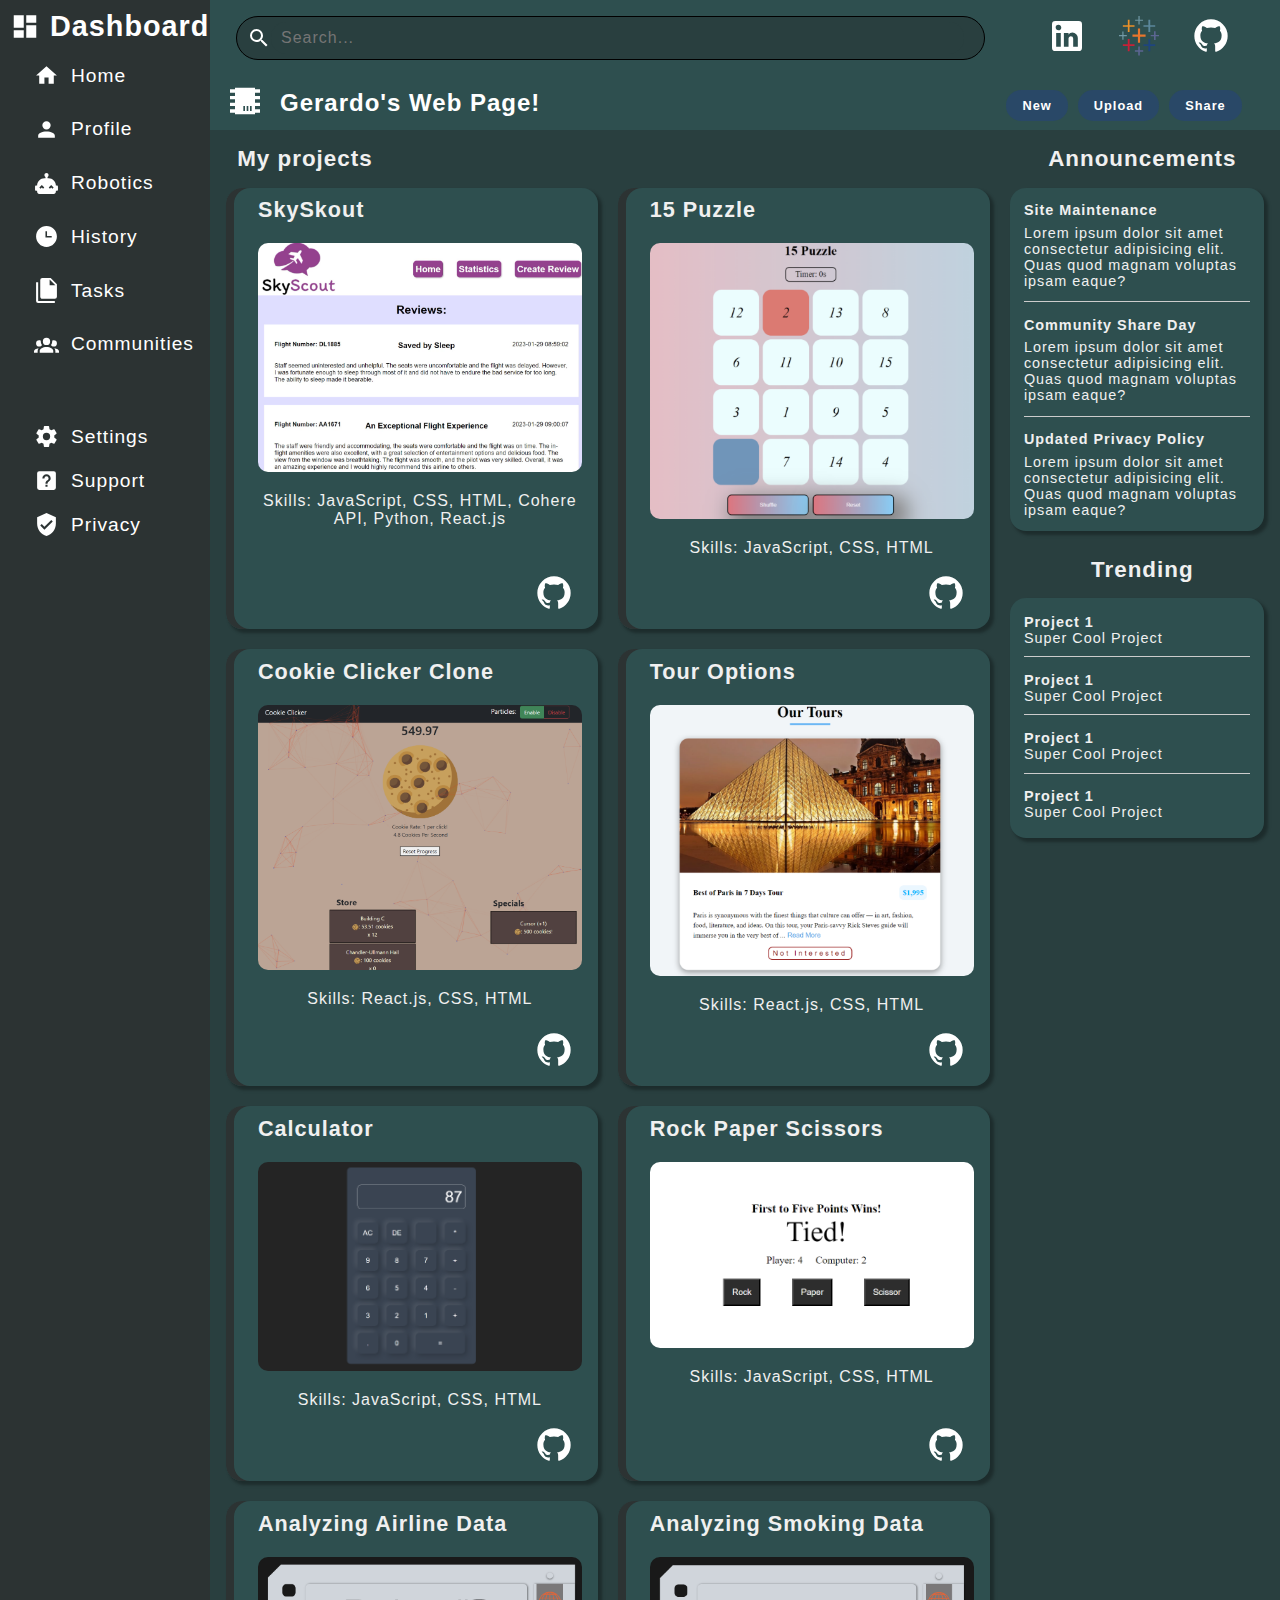
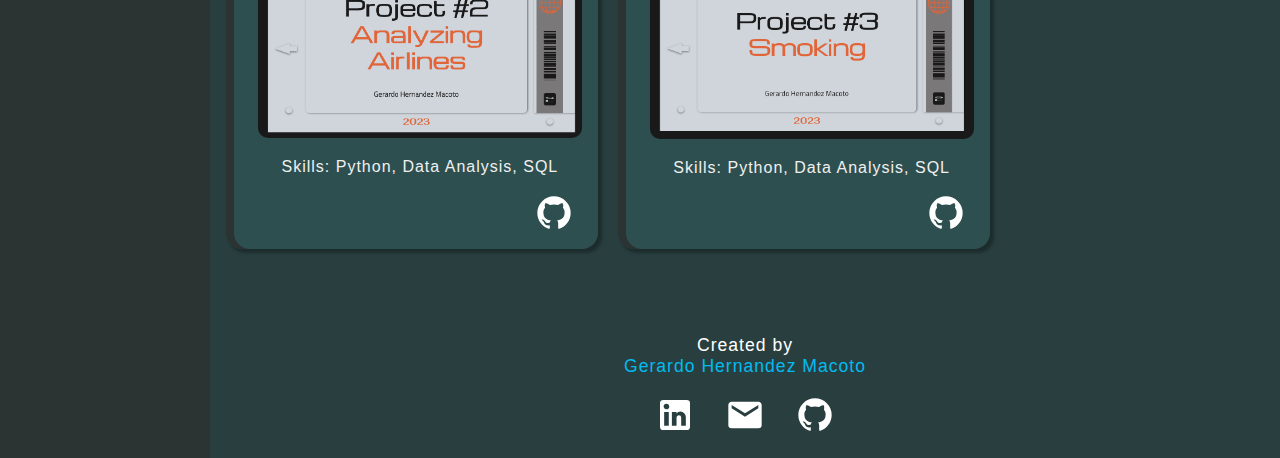
<file: index.html>
<!DOCTYPE html>
<html lang="en">

<head>
    <meta charset="UTF-8" />
    <meta name="viewport" content="width=device-width, initial-scale=1.0" />
    <title>GHM Web Page</title>
    <link rel="stylesheet" href="style.css" />
</head>

<body>
    <div class="container">
        <!-- grid-item -->
        <aside class="navbar">
            <div class="title" id="logo-container">
                <!-- bx-burst -->
                <!-- <i class='bx bx-menu'></i> -->
                <!-- <img id="dashboard-logo" class="svg-image" src="./images/view-dashboard.svg" alt="" /> -->
                <svg xmlns="http://www.w3.org/2000/svg" class="svg-image" viewBox="0 0 24 24">
                    <path d="M13,3V9H21V3M13,21H21V11H13M3,21H11V15H3M3,13H11V3H3V13Z" />
                </svg>

                <h2>Dashboard</h2>
            </div>
            <div class="main-links">
                <ul class="box1">
                    <li class="content-links">
                        <a href="../../GHM_Dev/index.html">
                            <!-- <a href="./index.html"> -->
                            <svg xmlns="http://www.w3.org/2000/svg" class="svg-image" viewBox="0 0 24 24"
                                class="svg-img">
                                <path d="M10,20V14H14V20H19V12H22L12,3L2,12H5V20H10Z" />
                            </svg>
                            <span class="text">Home</span>
                        </a>
                    </li>
                    <li class="content-links">
                        <a href="../../GHM_Dev/pages/about.html">
                            <!-- <a href="./pages/about.html"> -->
                            <svg xmlns="http://www.w3.org/2000/svg" class="svg-image" viewBox="0 0 24 24">
                                <path
                                    d="M12,4A4,4 0 0,1 16,8A4,4 0 0,1 12,12A4,4 0 0,1 8,8A4,4 0 0,1 12,4M12,14C16.42,14 20,15.79 20,18V20H4V18C4,15.79 7.58,14 12,14Z" />
                            </svg>
                            <span class="text">Profile</span>
                        </a>
                    </li>
                    <li class="content-links">
                        <a href="../../GHM_Dev/pages/robotics.html">
                            <!-- <a href="./pages/robotics.html"> -->
                            <svg xmlns="http://www.w3.org/2000/svg" class="svg-image" viewBox="0 0 24 24">
                                <path
                                    d="M22 14H21C21 10.13 17.87 7 14 7H13V5.73C13.6 5.39 14 4.74 14 4C14 2.9 13.11 2 12 2S10 2.9 10 4C10 4.74 10.4 5.39 11 5.73V7H10C6.13 7 3 10.13 3 14H2C1.45 14 1 14.45 1 15V18C1 18.55 1.45 19 2 19H3V20C3 21.11 3.9 22 5 22H19C20.11 22 21 21.11 21 20V19H22C22.55 19 23 18.55 23 18V15C23 14.45 22.55 14 22 14M8.68 17.04L7.5 15.86L6.32 17.04L5.14 15.86L7.5 13.5L9.86 15.86L8.68 17.04M17.68 17.04L16.5 15.86L15.32 17.04L14.14 15.86L16.5 13.5L18.86 15.86L17.68 17.04Z" />
                            </svg>
                            <span class="text">Robotics</span>
                        </a>
                    </li>
                    <li class="content-links">
                        <a href="../../GHM_Dev/pages/history.html">
                            <!-- <a href="./pages/history.html"> -->
                            <svg xmlns="http://www.w3.org/2000/svg" class="svg-image" viewBox="0 0 24 24">
                                <path
                                    d="M12 2C6.5 2 2 6.5 2 12C2 17.5 6.5 22 12 22C17.5 22 22 17.5 22 12S17.5 2 12 2M17 13H11V7H12.5V11.5H17V13Z" />
                            </svg>
                            <span class="text">History</span>
                        </a>
                    </li>
                    <li class="content-links">
                        <a href="../../GHM_Dev/pages/UnderConstruction.html">
                            <svg xmlns="http://www.w3.org/2000/svg" class="svg-image" viewBox="0 0 24 24">
                                <path
                                    d="M15,7H20.5L15,1.5V7M8,0H16L22,6V18A2,2 0 0,1 20,20H8C6.89,20 6,19.1 6,18V2A2,2 0 0,1 8,0M4,4V22H20V24H4A2,2 0 0,1 2,22V4H4Z" />
                            </svg>
                            <span class="text">Tasks</span>
                        </a>
                    </li>
                    <li class="content-links">
                        <a href="../../GHM_Dev/pages/UnderConstruction.html">
                            <svg xmlns="http://www.w3.org/2000/svg" class="svg-image" viewBox="0 0 24 24 ">
                                <path
                                    d="M12,5.5A3.5,3.5 0 0,1 15.5,9A3.5,3.5 0 0,1 12,12.5A3.5,3.5 0 0,1 8.5,9A3.5,3.5 0 0,1 12,5.5M5,8C5.56,8 6.08,8.15 6.53,8.42C6.38,9.85 6.8,11.27 7.66,12.38C7.16,13.34 6.16,14 5,14A3,3 0 0,1 2,11A3,3 0 0,1 5,8M19,8A3,3 0 0,1 22,11A3,3 0 0,1 19,14C17.84,14 16.84,13.34 16.34,12.38C17.2,11.27 17.62,9.85 17.47,8.42C17.92,8.15 18.44,8 19,8M5.5,18.25C5.5,16.18 8.41,14.5 12,14.5C15.59,14.5 18.5,16.18 18.5,18.25V20H5.5V18.25M0,20V18.5C0,17.11 1.89,15.94 4.45,15.6C3.86,16.28 3.5,17.22 3.5,18.25V20H0M24,20H20.5V18.25C20.5,17.22 20.14,16.28 19.55,15.6C22.11,15.94 24,17.11 24,18.5V20Z" />
                            </svg>
                            <span class="text">Communities</span>
                        </a>
                    </li>
                </ul>
            </div>
            <div class="support-links">
                <ul>
                    <li class="support">
                        <a href="../../GHM_Dev/pages/UnderConstruction.html">
                            <svg xmlns="http://www.w3.org/2000/svg" class="svg-image" viewBox="0 0 24 24">
                                <path
                                    d="M12,15.5A3.5,3.5 0 0,1 8.5,12A3.5,3.5 0 0,1 12,8.5A3.5,3.5 0 0,1 15.5,12A3.5,3.5 0 0,1 12,15.5M19.43,12.97C19.47,12.65 19.5,12.33 19.5,12C19.5,11.67 19.47,11.34 19.43,11L21.54,9.37C21.73,9.22 21.78,8.95 21.66,8.73L19.66,5.27C19.54,5.05 19.27,4.96 19.05,5.05L16.56,6.05C16.04,5.66 15.5,5.32 14.87,5.07L14.5,2.42C14.46,2.18 14.25,2 14,2H10C9.75,2 9.54,2.18 9.5,2.42L9.13,5.07C8.5,5.32 7.96,5.66 7.44,6.05L4.95,5.05C4.73,4.96 4.46,5.05 4.34,5.27L2.34,8.73C2.21,8.95 2.27,9.22 2.46,9.37L4.57,11C4.53,11.34 4.5,11.67 4.5,12C4.5,12.33 4.53,12.65 4.57,12.97L2.46,14.63C2.27,14.78 2.21,15.05 2.34,15.27L4.34,18.73C4.46,18.95 4.73,19.03 4.95,18.95L7.44,17.94C7.96,18.34 8.5,18.68 9.13,18.93L9.5,21.58C9.54,21.82 9.75,22 10,22H14C14.25,22 14.46,21.82 14.5,21.58L14.87,18.93C15.5,18.67 16.04,18.34 16.56,17.94L19.05,18.95C19.27,19.03 19.54,18.95 19.66,18.73L21.66,15.27C21.78,15.05 21.73,14.78 21.54,14.63L19.43,12.97Z" />
                            </svg>
                            <span class="text">Settings</span>
                        </a>
                    </li>
                    <li class="support">
                        <a href="../../GHM_Dev/pages/UnderConstruction.html">
                            <svg xmlns="http://www.w3.org/2000/svg" class="svg-image" viewBox="0 0 24 24">
                                <path
                                    d="M11,18H13V16H11V18M12,6A4,4 0 0,0 8,10H10A2,2 0 0,1 12,8A2,2 0 0,1 14,10C14,12 11,11.75 11,15H13C13,12.75 16,12.5 16,10A4,4 0 0,0 12,6M5,3H19A2,2 0 0,1 21,5V19A2,2 0 0,1 19,21H5A2,2 0 0,1 3,19V5A2,2 0 0,1 5,3Z" />
                            </svg>
                            <span class="text"> Support </span>
                        </a>
                    </li>
                    <li class="support">
                        <a href="../../GHM_Dev/pages/UnderConstruction.html">
                            <svg xmlns="http://www.w3.org/2000/svg" class="svg-image" viewBox="0 0 24 24">
                                <path
                                    d="M10,17L6,13L7.41,11.59L10,14.17L16.59,7.58L18,9M12,1L3,5V11C3,16.55 6.84,21.74 12,23C17.16,21.74 21,16.55 21,11V5L12,1Z" />
                            </svg>
                            <span class="text">Privacy</span>
                        </a>
                    </li>
                </ul>
            </div>
        </aside>

        <!-- grid-item -->
        <header class="header-container ">
            <div class="bar-container">
                <!-- search bar -->
                <form class="search-form">
                    <label for="search" class="icon-search">

                        <svg xmlns="http://www.w3.org/2000/svg" class="svg-image" viewBox="0 0 24 24">
                            <path
                                d="M9.5,3A6.5,6.5 0 0,1 16,9.5C16,11.11 15.41,12.59 14.44,13.73L14.71,14H15.5L20.5,19L19,20.5L14,15.5V14.71L13.73,14.44C12.59,15.41 11.11,16 9.5,16A6.5,6.5 0 0,1 3,9.5A6.5,6.5 0 0,1 9.5,3M9.5,5C7,5 5,7 5,9.5C5,12 7,14 9.5,14C12,14 14,12 14,9.5C14,7 12,5 9.5,5Z" />
                        </svg>
                    </label>
                    <input list="categories" type="search" name="search" id="search" class="search-bar"
                        placeholder="Search..." />
                    <datalist id="categories">
                        <option value="Home">Home</option>
                        <option value="Profile">Profile</option>
                        <option value="Messages">Messages</option>
                        <option value="History">History</option>
                        <option value="Tasks">Tasks</option>
                        <option value="Communities">Communities</option>
                        <option value="Settings">Settings</option>
                        <option value="Support">Support</option>
                        <option value="Privacy">Privacy</option>
                    </datalist>
                </form>
            </div>

            <div class="right-side-header">
                <!-- bell icon -->
                <div>

                    <a href="https://www.linkedin.com/in/gerardo-hernandez-macoto-129364176/" target="_blank"
                        rel="noopener noreferrer">
                        <svg class="svg-image icon-bell" xmlns="http://www.w3.org/2000/svg" viewBox="0 0 24 24">
                            <path
                                d="M19 3A2 2 0 0 1 21 5V19A2 2 0 0 1 19 21H5A2 2 0 0 1 3 19V5A2 2 0 0 1 5 3H19M18.5 18.5V13.2A3.26 3.26 0 0 0 15.24 9.94C14.39 9.94 13.4 10.46 12.92 11.24V10.13H10.13V18.5H12.92V13.57C12.92 12.8 13.54 12.17 14.31 12.17A1.4 1.4 0 0 1 15.71 13.57V18.5H18.5M6.88 8.56A1.68 1.68 0 0 0 8.56 6.88C8.56 5.95 7.81 5.19 6.88 5.19A1.69 1.69 0 0 0 5.19 6.88C5.19 7.81 5.95 8.56 6.88 8.56M8.27 18.5V10.13H5.5V18.5H8.27Z" />
                        </svg>
                    </a>
                </div>
                <!-- pfp -->
                <div>
                    <a href="https://public.tableau.com/app/profile/gerardo.hernandez.macoto" target="_blank"
                        rel="noopener noreferrer">
                        <!-- height="2467" width="2500" -->
                        <svg class="svg-image icon-bell" xmlns="http://www.w3.org/2000/svg" viewBox="0 0 60.3 59.5">
                            <path d="M28.5 40.2h3.3v-9h8.3V28h-8.3v-9h-3.3v9h-8.2v3.2h8.2z" fill="#e8762d" />
                            <path d="M13.2 53.2H16v-8h7.4v-2.5H16v-8.1h-2.8v8.1H5.8v2.5h7.4z" fill="#c72037" />
                            <path d="M44.3 24.3h2.8v-8h7.5v-2.4h-7.5V5.8h-2.8v8.1h-7.4v2.4h7.4z" fill="#5b879b" />
                            <path d="M29 59.5h2.4v-5.7h5.1v-2.1h-5.1V46H29v5.7h-5v2.1h5z" fill="#5c6692" />
                            <path d="M13.3 24.3h2.6v-8.1h7.5v-2.3h-7.5V5.8h-2.6v8.1H5.8v2.3h7.5z" fill="#eb9129" />
                            <path d="M52.8 36.3h2.4v-5.6h5.1v-2.2h-5.1v-5.6h-2.4v5.6h-5v2.2h5z" fill="#5c6692" />
                            <path clip-rule="evenodd" d="M44.3 53.2h2.8v-8h7.5v-2.5h-7.5v-8.1h-2.8v8.1h-7.4v2.5h7.4z"
                                fill="#1f457e" fill-rule="evenodd" />
                            <path
                                d="M36.1 7.2V5.5h-5V0h-1.8v5.5h-5v1.7h5v5.5h1.8V7.2zM5 35.9h1.8v-5.5h5v-1.7h-5v-5.4H5v5.4H0v1.8l5-.1z"
                                fill="#7199a6" />
                        </svg>
                    </a>
                </div>
                <div>
                    <a href="https://github.com/gerardoh085" target="_blank" rel="noopener noreferrer">
                        <svg class="svg-image icon-bell" xmlns="http://www.w3.org/2000/svg" viewBox="0 0 24 24">
                            <path
                                d="M12,2A10,10 0 0,0 2,12C2,16.42 4.87,20.17 8.84,21.5C9.34,21.58 9.5,21.27 9.5,21C9.5,20.77 9.5,20.14 9.5,19.31C6.73,19.91 6.14,17.97 6.14,17.97C5.68,16.81 5.03,16.5 5.03,16.5C4.12,15.88 5.1,15.9 5.1,15.9C6.1,15.97 6.63,16.93 6.63,16.93C7.5,18.45 8.97,18 9.54,17.76C9.63,17.11 9.89,16.67 10.17,16.42C7.95,16.17 5.62,15.31 5.62,11.5C5.62,10.39 6,9.5 6.65,8.79C6.55,8.54 6.2,7.5 6.75,6.15C6.75,6.15 7.59,5.88 9.5,7.17C10.29,6.95 11.15,6.84 12,6.84C12.85,6.84 13.71,6.95 14.5,7.17C16.41,5.88 17.25,6.15 17.25,6.15C17.8,7.5 17.45,8.54 17.35,8.79C18,9.5 18.38,10.39 18.38,11.5C18.38,15.32 16.04,16.16 13.81,16.41C14.17,16.72 14.5,17.33 14.5,18.26C14.5,19.6 14.5,20.68 14.5,21C14.5,21.27 14.66,21.59 15.17,21.5C19.14,20.16 22,16.42 22,12A10,10 0 0,0 12,2Z" />
                        </svg>
                    </a>
                </div>
            </div>
        </header>
        <div class="user-container ">
            <!-- pfp -->
            <div class="user-header">

                <svg class="svg-image icon-bell" xmlns="http://www.w3.org/2000/svg" viewBox="0 0 24 24">
                    <path
                        d="M6,4H18V5H21V7H18V9H21V11H18V13H21V15H18V17H21V19H18V20H6V19H3V17H6V15H3V13H6V11H3V9H6V7H3V5H6V4M11,15V18H12V15H11M13,15V18H14V15H13M15,15V18H16V15H15Z" />
                </svg>
            </div>
            <div class="user">

                <div class="username">Gerardo's Web Page!</div>
            </div>
            <div class="btn-list">
                <button class="btn">New</button>
                <button class="btn">Upload</button>
                <button class="btn">Share</button>
            </div>
        </div>
        <!-- grid-item -->
        <div class="main-content ">

            <div class="project-container">
                <div>
                    <h3>My projects</h3>
                </div>
                <div class="project-boxes">
                    <!-- <div class="project-items">
                        <h4>Super Cool Project</h4>
                        <div class="image-container">
                            <div class="display-image">
                                <img class="project-images" src="./images/pexels-asim-alnamat-362993.jpg" alt="">
                            </div>

                            <p>
                                Lorem, ipsum dolor sit amet consectetur adipisicing elit.
                                Quibusdam earum recusandae quam sit, praesentium molestias
                                laudantium laboriosam molestiae odit inventore reprehenderit
                                maiores architecto eaque magni, iusto error beatae sint nulla!
                            </p>
                            <div class="github-link">
                                <a href="https://github.com/gerardoh085" target="_blank" rel="noopener noreferrer">
                                    <svg class="svg-image icon-bell" xmlns="http://www.w3.org/2000/svg"
                                        viewBox="0 0 24 24">
                                        <path
                                            d="M12,2A10,10 0 0,0 2,12C2,16.42 4.87,20.17 8.84,21.5C9.34,21.58 9.5,21.27 9.5,21C9.5,20.77 9.5,20.14 9.5,19.31C6.73,19.91 6.14,17.97 6.14,17.97C5.68,16.81 5.03,16.5 5.03,16.5C4.12,15.88 5.1,15.9 5.1,15.9C6.1,15.97 6.63,16.93 6.63,16.93C7.5,18.45 8.97,18 9.54,17.76C9.63,17.11 9.89,16.67 10.17,16.42C7.95,16.17 5.62,15.31 5.62,11.5C5.62,10.39 6,9.5 6.65,8.79C6.55,8.54 6.2,7.5 6.75,6.15C6.75,6.15 7.59,5.88 9.5,7.17C10.29,6.95 11.15,6.84 12,6.84C12.85,6.84 13.71,6.95 14.5,7.17C16.41,5.88 17.25,6.15 17.25,6.15C17.8,7.5 17.45,8.54 17.35,8.79C18,9.5 18.38,10.39 18.38,11.5C18.38,15.32 16.04,16.16 13.81,16.41C14.17,16.72 14.5,17.33 14.5,18.26C14.5,19.6 14.5,20.68 14.5,21C14.5,21.27 14.66,21.59 15.17,21.5C19.14,20.16 22,16.42 22,12A10,10 0 0,0 12,2Z" />
                                    </svg>
                                </a>
                            </div>
                        </div>
                    </div> -->

                </div>
            </div>
            <!-- side content -->

            <div class="updates">
                <!-- container -->
                <div class="update-container">

                    <div>
                        <h3>Announcements</h3>
                    </div>
                    <!-- boxes -->
                    <div class="announcements-boxes">

                        <div class="update-items">
                            <h4>Site Maintenance</h4>
                            <p>
                                Lorem ipsum dolor sit amet consectetur adipisicing elit. Quas
                                quod magnam voluptas ipsam eaque?
                            </p>
                        </div>
                        <div class="update-items">
                            <h4>Community Share Day</h4>
                            <p>
                                Lorem ipsum dolor sit amet consectetur adipisicing elit. Quas
                                quod magnam voluptas ipsam eaque?
                            </p>
                        </div>
                        <div class="update-items">
                            <h4>Updated Privacy Policy</h4>
                            <p>
                                Lorem ipsum dolor sit amet consectetur adipisicing elit. Quas
                                quod magnam voluptas ipsam eaque?
                            </p>
                        </div>
                    </div>
                </div>
                <div class="trending-container">
                    <div>
                        <h3>Trending</h3>
                    </div>
                    <div class="trending-boxes">
                        <div class="trending-items">
                            <div>
                                <h4>Project 1</h4>

                                <!-- <img src="./images/diego-ph-fIq0tET6llw-unsplash.jpg" style="
                                    object-fit: cover;
                                    border-radius: 50%;
                                    width: 25px;
                                    height: 25px;
                                " alt="" /> -->
                            </div>

                            <p>Super Cool Project</p>
                        </div>
                        <div class="trending-items">
                            <div>
                                <h4>Project 1</h4>
                            </div>

                            <p>Super Cool Project</p>
                        </div>
                        <div class="trending-items">
                            <div>
                                <h4>Project 1</h4>
                            </div>

                            <p>Super Cool Project</p>
                        </div>
                        <div class="trending-items">
                            <div>
                                <h4>Project 1</h4>
                            </div>

                            <p>Super Cool Project</p>
                        </div>
                    </div>
                </div>
            </div>

        </div>
        <div class="footer">

            <!-- <div class="info"> -->
            <div id="arthor">
                Created by <br><a href="#">Gerardo Hernandez Macoto</a>
            </div>
            <div class="networks">
                <ul>
                    <li>
                        <a href="https://www.linkedin.com/in/gerardo-hernandez-macoto-129364176/" target="_blank"
                            rel="noopener noreferrer">
                            <svg class="svg-image icon-bell" xmlns="http://www.w3.org/2000/svg" viewBox="0 0 24 24">
                                <path
                                    d="M19 3A2 2 0 0 1 21 5V19A2 2 0 0 1 19 21H5A2 2 0 0 1 3 19V5A2 2 0 0 1 5 3H19M18.5 18.5V13.2A3.26 3.26 0 0 0 15.24 9.94C14.39 9.94 13.4 10.46 12.92 11.24V10.13H10.13V18.5H12.92V13.57C12.92 12.8 13.54 12.17 14.31 12.17A1.4 1.4 0 0 1 15.71 13.57V18.5H18.5M6.88 8.56A1.68 1.68 0 0 0 8.56 6.88C8.56 5.95 7.81 5.19 6.88 5.19A1.69 1.69 0 0 0 5.19 6.88C5.19 7.81 5.95 8.56 6.88 8.56M8.27 18.5V10.13H5.5V18.5H8.27Z" />
                            </svg>
                        </a>
                    </li>
                    <li>
                        <a href="mailto:hernandezmacotogerardo@gmail.com" target="_blank" rel="noopener noreferrer">
                            <svg class="svg-image icon-bell" xmlns="http://www.w3.org/2000/svg" viewBox="0 0 24 24">
                                <path
                                    d="M20,8L12,13L4,8V6L12,11L20,6M20,4H4C2.89,4 2,4.89 2,6V18A2,2 0 0,0 4,20H20A2,2 0 0,0 22,18V6C22,4.89 21.1,4 20,4Z" />
                            </svg>
                        </a>
                    </li>
                    <li>
                        <a href="https://github.com/gerardoh085?tab=repositories" target="_blank"
                            rel="noopener noreferrer">
                            <svg class="svg-image icon-bell" xmlns="http://www.w3.org/2000/svg" viewBox="0 0 24 24">
                                <path
                                    d="M12,2A10,10 0 0,0 2,12C2,16.42 4.87,20.17 8.84,21.5C9.34,21.58 9.5,21.27 9.5,21C9.5,20.77 9.5,20.14 9.5,19.31C6.73,19.91 6.14,17.97 6.14,17.97C5.68,16.81 5.03,16.5 5.03,16.5C4.12,15.88 5.1,15.9 5.1,15.9C6.1,15.97 6.63,16.93 6.63,16.93C7.5,18.45 8.97,18 9.54,17.76C9.63,17.11 9.89,16.67 10.17,16.42C7.95,16.17 5.62,15.31 5.62,11.5C5.62,10.39 6,9.5 6.65,8.79C6.55,8.54 6.2,7.5 6.75,6.15C6.75,6.15 7.59,5.88 9.5,7.17C10.29,6.95 11.15,6.84 12,6.84C12.85,6.84 13.71,6.95 14.5,7.17C16.41,5.88 17.25,6.15 17.25,6.15C17.8,7.5 17.45,8.54 17.35,8.79C18,9.5 18.38,10.39 18.38,11.5C18.38,15.32 16.04,16.16 13.81,16.41C14.17,16.72 14.5,17.33 14.5,18.26C14.5,19.6 14.5,20.68 14.5,21C14.5,21.27 14.66,21.59 15.17,21.5C19.14,20.16 22,16.42 22,12A10,10 0 0,0 12,2Z" />
                            </svg>
                        </a>
                    </li>
                </ul>

            </div>
            <!-- </div> -->

        </div>

    </div>

    <script>

        /*for minimizing the dashboard menu:*/
        var btn = document.getElementById("logo-container");
        var sidebar = document.querySelector(".navbar");
        btn.addEventListener("click", () => {
            sidebar.classList.toggle("active");
        });

        /*for a responsive navbar/dashboard when minimizing browser:*/
        window.addEventListener("resize", () => {
            if (window.innerWidth <= 800) {
                sidebar.classList.add("active");
            } else {
                sidebar.classList.remove("active");
            }
        });

        var searchBar = document.getElementById("search");
        var searchSVG = document.querySelector(".icon-search");

        searchSVG.addEventListener("click", (events) => {
            events.preventDefault();
            var searchText = searchBar.value.trim();
            var url = "index.html";
            if (searchText) {
                url += "?search=" + encodeURIComponent(searchText);
            }
            window.location.href = url;



        });

    </script>
    <script src="./Display-Projects.js" type="module"></script>
</body>

</html>
</file>
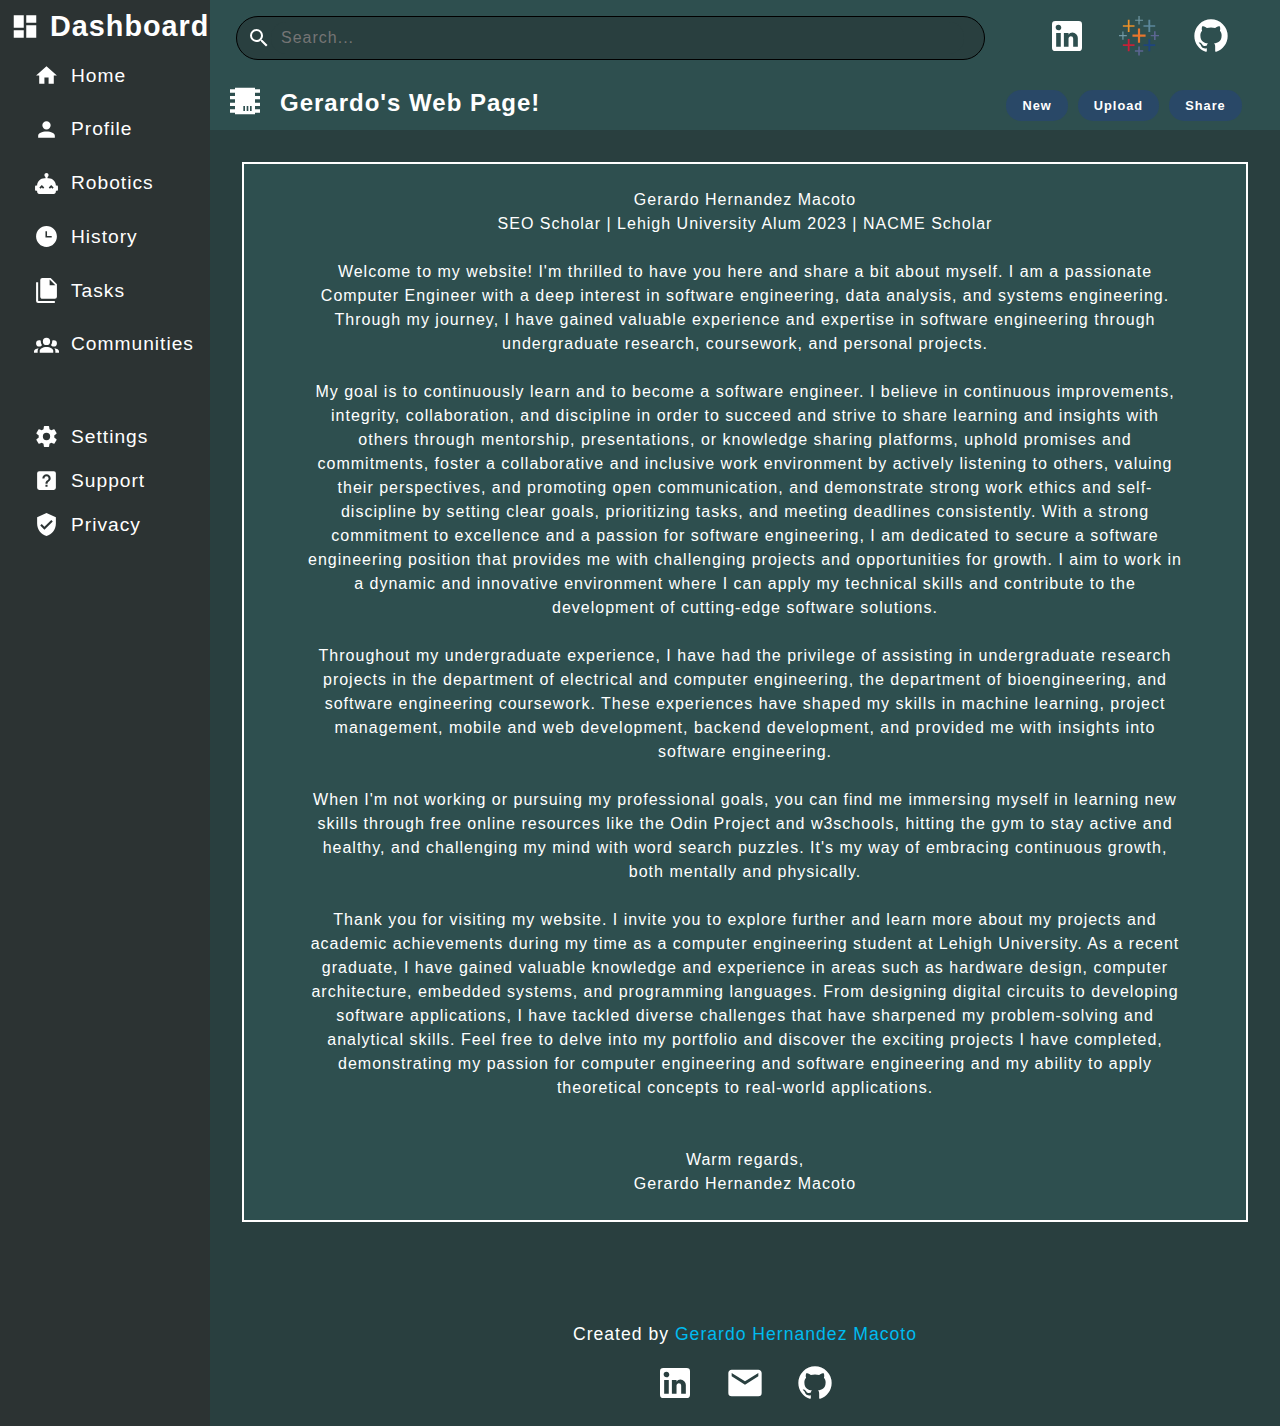
<file: pages/about.html>
<!DOCTYPE html>
<html lang="en">

<head>
    <meta charset="UTF-8">
    <meta name="viewport" content="width=device-width, initial-scale=1.0">
    <title>About</title>
    <link rel="stylesheet" href="../style.css">
    <link rel="stylesheet" href="./styles/about.css">
</head>

<body>

    <div class="container">
        <div id="navbar"></div>
        <div id="header"></div>
        <div id="user"></div>
        <div class="about-content">

            <div id="intro-container">
                <div class="intro">
                    Gerardo Hernandez Macoto
                    <br>
                    SEO Scholar | Lehigh University Alum 2023 | NACME Scholar
                    <br>
                    <br>
                    <p>Welcome to my website! I'm thrilled to have you here and share a bit about myself. I am a
                        passionate Computer Engineer with a deep interest in software engineering, data
                        analysis, and systems engineering. Through my journey, I have gained
                        valuable experience and expertise in software engineering through undergraduate research,
                        coursework, and personal projects.
                    </p>
                    <br>
                    <p>
                        My goal is to continuously learn and to become a software engineer. I believe in continuous
                        improvements, integrity, collaboration, and discipline in order to succeed and strive to share
                        learning and insights with others through mentorship, presentations, or knowledge sharing
                        platforms, uphold promises and commitments, foster a collaborative and inclusive work
                        environment
                        by actively listening to others, valuing their perspectives, and promoting open communication,
                        and demonstrate strong work ethics and self-discipline by setting clear goals, prioritizing
                        tasks, and meeting deadlines consistently. With a strong commitment to excellence and a
                        passion for software engineering, I am dedicated to secure a software engineering position that
                        provides me with challenging projects and opportunities for growth. I aim to work in a dynamic
                        and innovative environment where I can apply my technical skills and contribute to the
                        development of cutting-edge software solutions.
                    </p>
                    <br>
                    <p>
                        Throughout my undergraduate experience, I have had the privilege of assisting in undergraduate
                        research projects in the department of electrical and computer engineering, the department of
                        bioengineering, and software engineering coursework. These experiences have shaped my skills in
                        machine learning, project management, mobile and web development, backend development, and
                        provided me with insights into software engineering.
                    </p>
                    <br>
                    <p>
                        When I'm not working or pursuing my professional goals, you can find me immersing myself in
                        learning new skills through free online resources like the Odin Project and w3schools, hitting
                        the gym to stay active and healthy, and challenging my mind with word search puzzles. It's my
                        way of embracing continuous growth, both mentally and physically.
                    </p>
                    <br>
                    <p>
                        Thank you for visiting my website. I invite you to explore further and learn more about my
                        projects and academic achievements during my time as a computer engineering student at Lehigh
                        University. As a recent graduate, I have gained valuable knowledge and experience in areas such
                        as hardware design, computer architecture, embedded systems, and programming languages. From
                        designing digital circuits to developing software applications, I have tackled diverse
                        challenges that have sharpened my problem-solving and analytical skills. Feel free to delve into
                        my portfolio and discover the exciting projects I have completed, demonstrating my passion for
                        computer engineering and software engineering and my ability to apply theoretical concepts to
                        real-world applications.
                    </p>
                    <br>
                    <br>
                    Warm regards,
                    <br>
                    Gerardo Hernandez Macoto

                </div>

            </div>


        </div>
        <!-- <br> -->
        <div id="footer"></div>
    </div>

    <script>
        fetch('./components/template.html')
            .then(response => response.text())
            .then(html => {
                document.getElementById('navbar').innerHTML = html;
            })
            .then(() => {
                const script = document.createElement('script');
                script.src = './scripts/template.js';
                document.body.appendChild(script);
            });
        fetch('./components/headeruser.html')
            .then(response => response.text())
            .then(html => {
                document.getElementById('header').innerHTML = html;
            });
        fetch('./components/user.html')
            .then(response => response.text())
            .then(html => {
                document.getElementById('user').innerHTML = html;
            });
        fetch('./components/footer.html')
            .then(response => response.text())
            .then(html => {
                document.getElementById('footer').innerHTML = html;
            });


    </script>

</body>

</html>
</file>
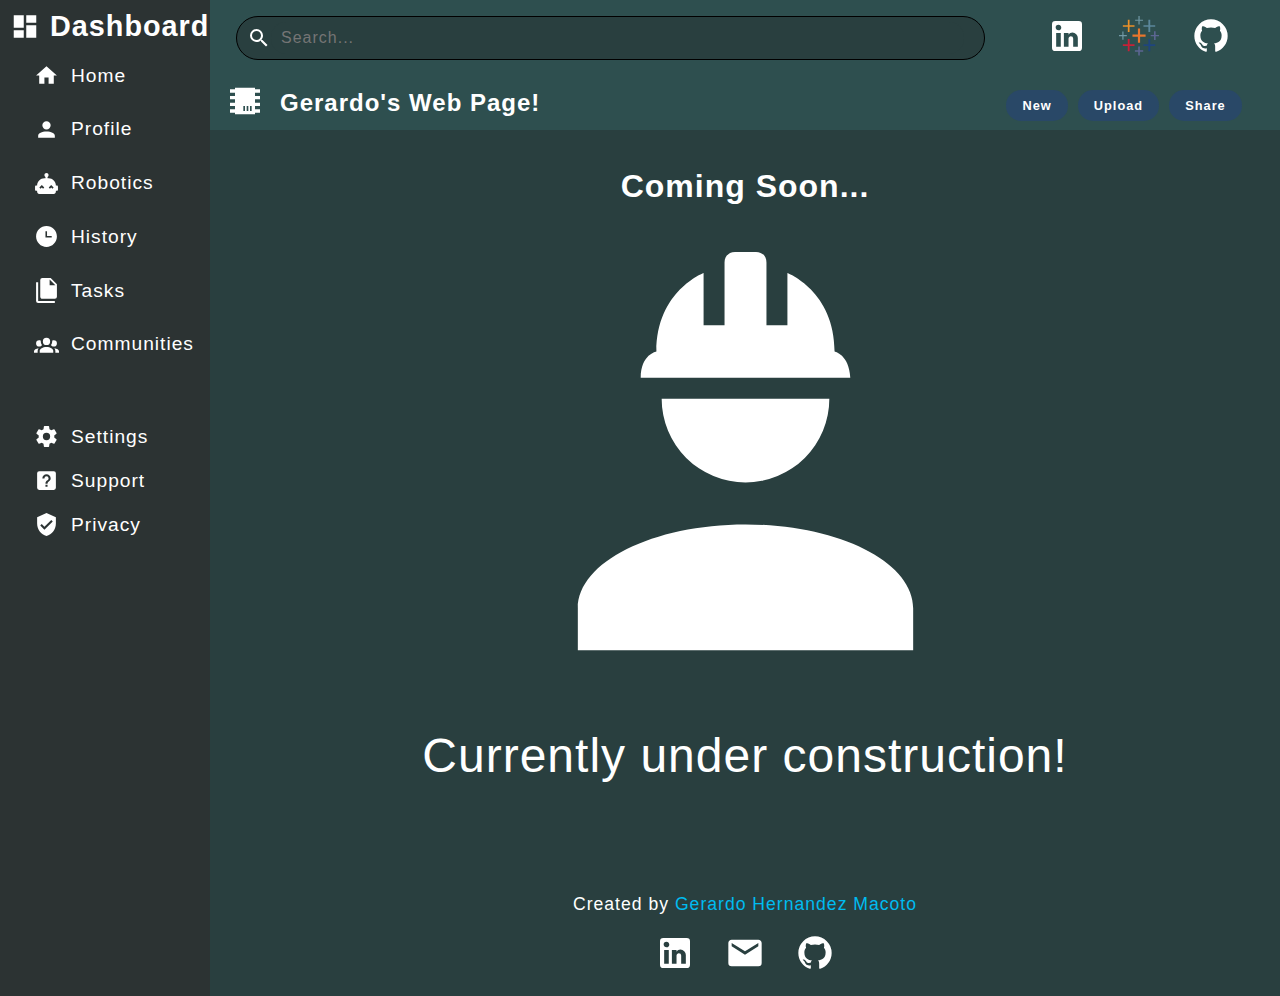
<file: pages/UnderConstruction.html>
<!DOCTYPE html>
<html lang="en">

<head>
    <meta charset="UTF-8">
    <meta name="viewport" content="width=device-width, initial-scale=1.0">
    <title>Under Construction</title>
    <link rel="stylesheet" href="../style.css">
    <link rel="stylesheet" href="../pages/styles/about.css">
    <link rel="stylesheet" href="./styles/uc.css">
</head>

<body>

    <div class="container">
        <div id="navbar"></div>
        <div id="header"></div>
        <div id="user"></div>
        <div id="construction">

            <div class="construction-box">
                <div class="header-row">
                    <h1>Coming Soon...</h1>
                </div>
                <div class="main-construction">
                    <div class="content-container">
                        <div>
                            <svg class="svg-image largeImg" xmlns="http://www.w3.org/2000/svg" viewBox="0 0 24 24">
                                <path
                                    d="M12,15C7.58,15 4,16.79 4,19V21H20V19C20,16.79 16.42,15 12,15M8,9A4,4 0 0,0 12,13A4,4 0 0,0 16,9M11.5,2C11.2,2 11,2.21 11,2.5V5.5H10V3C10,3 7.75,3.86 7.75,6.75C7.75,6.75 7,6.89 7,8H17C16.95,6.89 16.25,6.75 16.25,6.75C16.25,3.86 14,3 14,3V5.5H13V2.5C13,2.21 12.81,2 12.5,2H11.5Z" />
                            </svg>
                        </div>
                    </div>
                    <div id="desc">
                        <p>
                            Currently under construction!
                        </p>
                    </div>
                </div>
            </div>

        </div>
        <div id="footer"></div>
    </div>
    <script>

        fetch("./components/template.html")
            .then((response) => response.text())
            .then((html) => {
                document.getElementById("navbar").innerHTML = html;
            })
            .then(() => {
                const script = document.createElement("script");
                script.src = "./components/template.js";
                document.appendChild(script);
            })
        fetch("./components/headeruser.html")
            .then((response) => response.text())
            .then((html) => {
                document.getElementById("header").innerHTML = html;
            });
        fetch("./components/user.html")
            .then((response) => response.text())
            .then((html) => {
                document.getElementById("user").innerHTML = html;
            });
        fetch("./components/footer.html")
            .then((response) => response.text())
            .then((html) => {
                document.getElementById("footer").innerHTML = html;
            });
    </script>
</body>

</html>
</file>
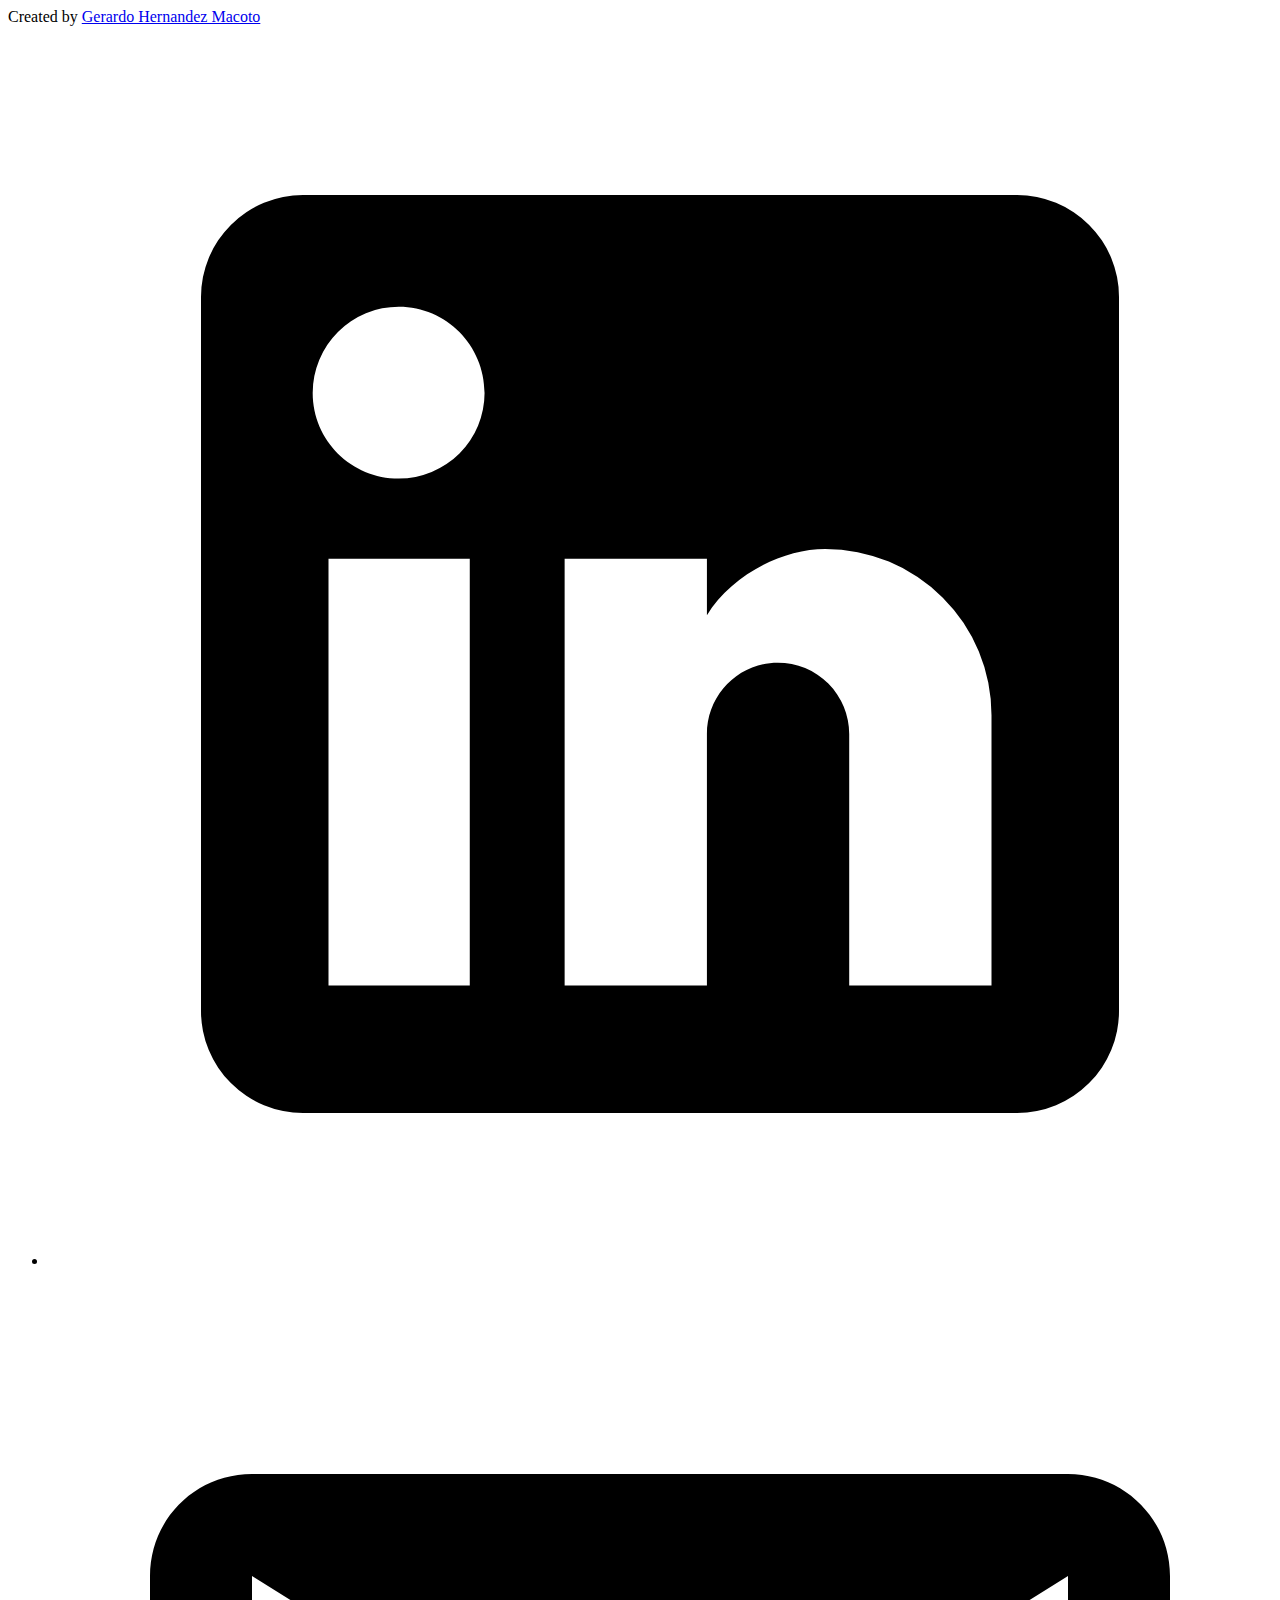
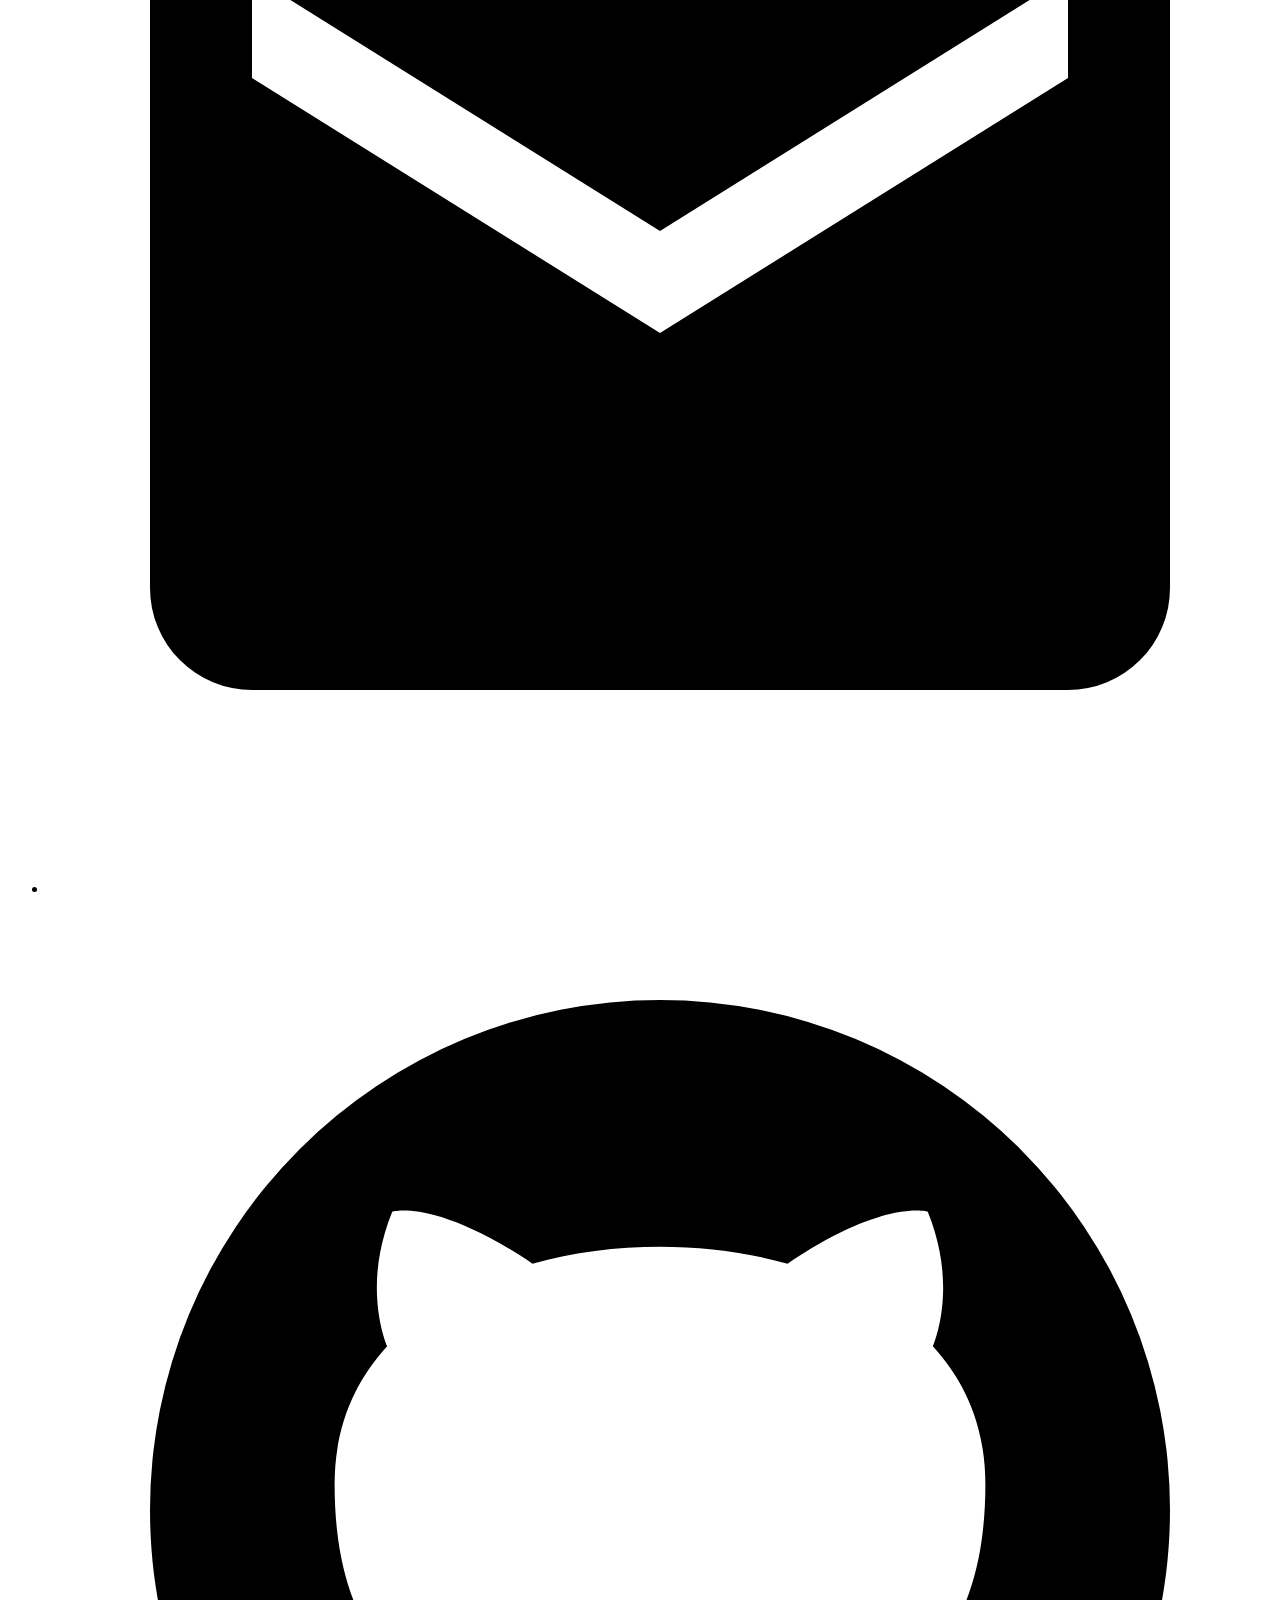
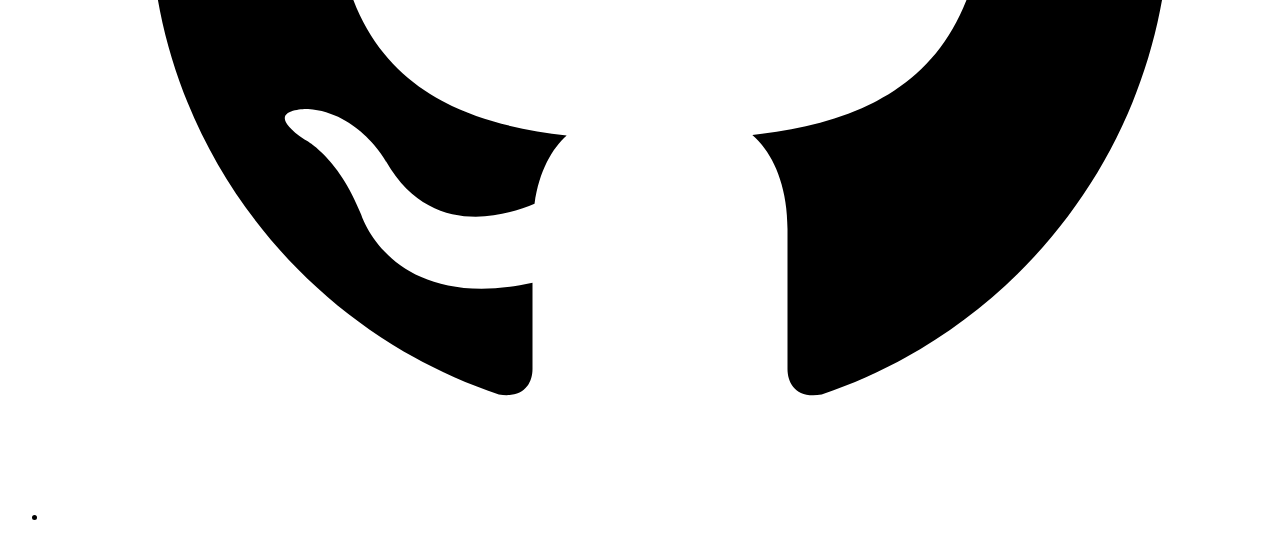
<file: pages/components/footer.html>
<!DOCTYPE html>
<html lang="en">

<head>
    <meta charset="UTF-8">
    <meta name="viewport" content="width=device-width, initial-scale=1.0">
    <title>Document</title>
</head>

<body>
    <div class="footer">

        <!-- <div class="info"> -->
        <div id="arthor">
            Created by <a href="#">Gerardo Hernandez Macoto</a>
        </div>
        <div class="networks">
            <ul>
                <li>
                    <a href="https://www.linkedin.com/in/gerardo-hernandez-macoto-129364176/" target="_blank"
                        rel="noopener noreferrer">
                        <svg class="svg-image icon-bell" xmlns="http://www.w3.org/2000/svg" viewBox="0 0 24 24">
                            <path
                                d="M19 3A2 2 0 0 1 21 5V19A2 2 0 0 1 19 21H5A2 2 0 0 1 3 19V5A2 2 0 0 1 5 3H19M18.5 18.5V13.2A3.26 3.26 0 0 0 15.24 9.94C14.39 9.94 13.4 10.46 12.92 11.24V10.13H10.13V18.5H12.92V13.57C12.92 12.8 13.54 12.17 14.31 12.17A1.4 1.4 0 0 1 15.71 13.57V18.5H18.5M6.88 8.56A1.68 1.68 0 0 0 8.56 6.88C8.56 5.95 7.81 5.19 6.88 5.19A1.69 1.69 0 0 0 5.19 6.88C5.19 7.81 5.95 8.56 6.88 8.56M8.27 18.5V10.13H5.5V18.5H8.27Z" />
                        </svg>
                    </a>
                </li>
                <li>
                    <a href="mailto:hernandezmacotogerardo@gmail.com" target="_blank" rel="noopener noreferrer">
                        <svg class="svg-image icon-bell" xmlns="http://www.w3.org/2000/svg" viewBox="0 0 24 24">
                            <path
                                d="M20,8L12,13L4,8V6L12,11L20,6M20,4H4C2.89,4 2,4.89 2,6V18A2,2 0 0,0 4,20H20A2,2 0 0,0 22,18V6C22,4.89 21.1,4 20,4Z" />
                        </svg>
                    </a>
                </li>
                <li>
                    <a href="https://github.com/gerardoh085?tab=repositories" target="_blank" rel="noopener noreferrer">
                        <svg class="svg-image icon-bell" xmlns="http://www.w3.org/2000/svg" viewBox="0 0 24 24">
                            <path
                                d="M12,2A10,10 0 0,0 2,12C2,16.42 4.87,20.17 8.84,21.5C9.34,21.58 9.5,21.27 9.5,21C9.5,20.77 9.5,20.14 9.5,19.31C6.73,19.91 6.14,17.97 6.14,17.97C5.68,16.81 5.03,16.5 5.03,16.5C4.12,15.88 5.1,15.9 5.1,15.9C6.1,15.97 6.63,16.93 6.63,16.93C7.5,18.45 8.97,18 9.54,17.76C9.63,17.11 9.89,16.67 10.17,16.42C7.95,16.17 5.62,15.31 5.62,11.5C5.62,10.39 6,9.5 6.65,8.79C6.55,8.54 6.2,7.5 6.75,6.15C6.75,6.15 7.59,5.88 9.5,7.17C10.29,6.95 11.15,6.84 12,6.84C12.85,6.84 13.71,6.95 14.5,7.17C16.41,5.88 17.25,6.15 17.25,6.15C17.8,7.5 17.45,8.54 17.35,8.79C18,9.5 18.38,10.39 18.38,11.5C18.38,15.32 16.04,16.16 13.81,16.41C14.17,16.72 14.5,17.33 14.5,18.26C14.5,19.6 14.5,20.68 14.5,21C14.5,21.27 14.66,21.59 15.17,21.5C19.14,20.16 22,16.42 22,12A10,10 0 0,0 12,2Z" />
                        </svg>
                    </a>
                </li>
            </ul>
        </div>
        <!-- </div> -->

    </div>
</body>

</html>
</file>
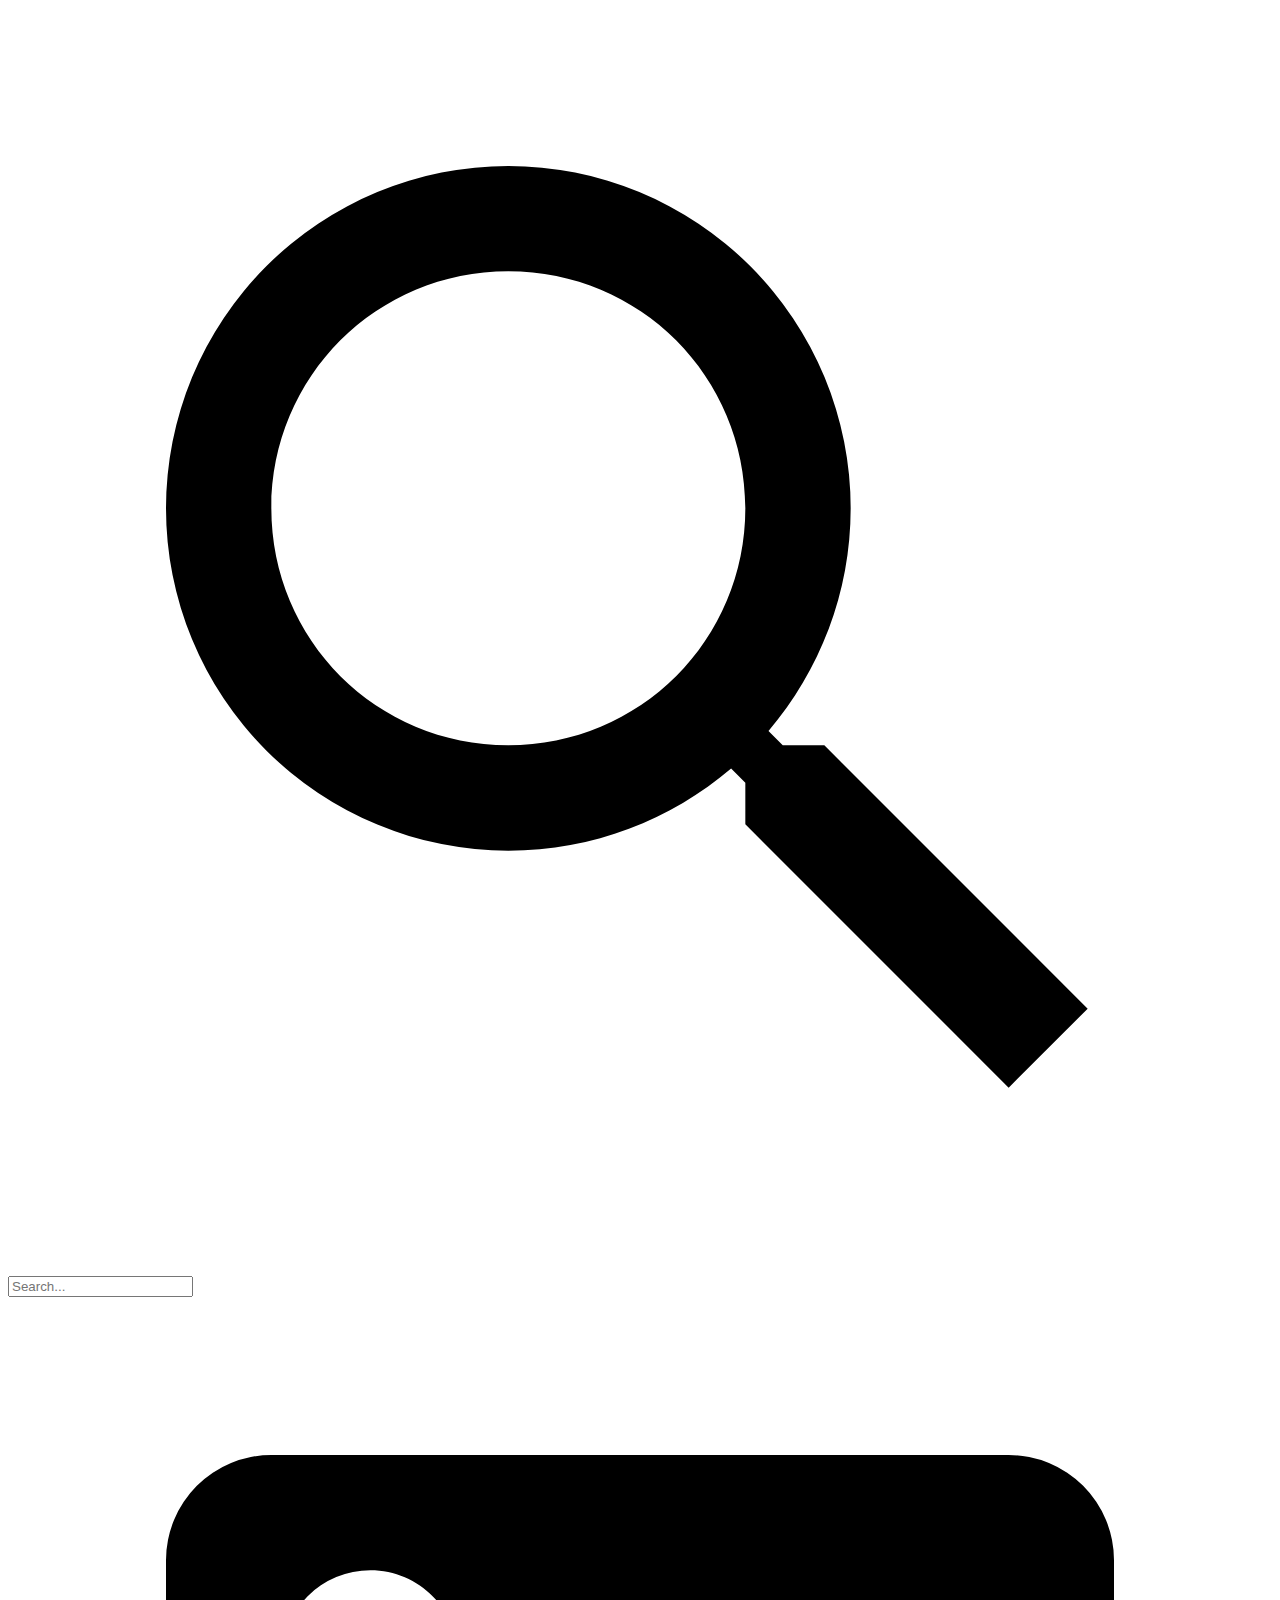
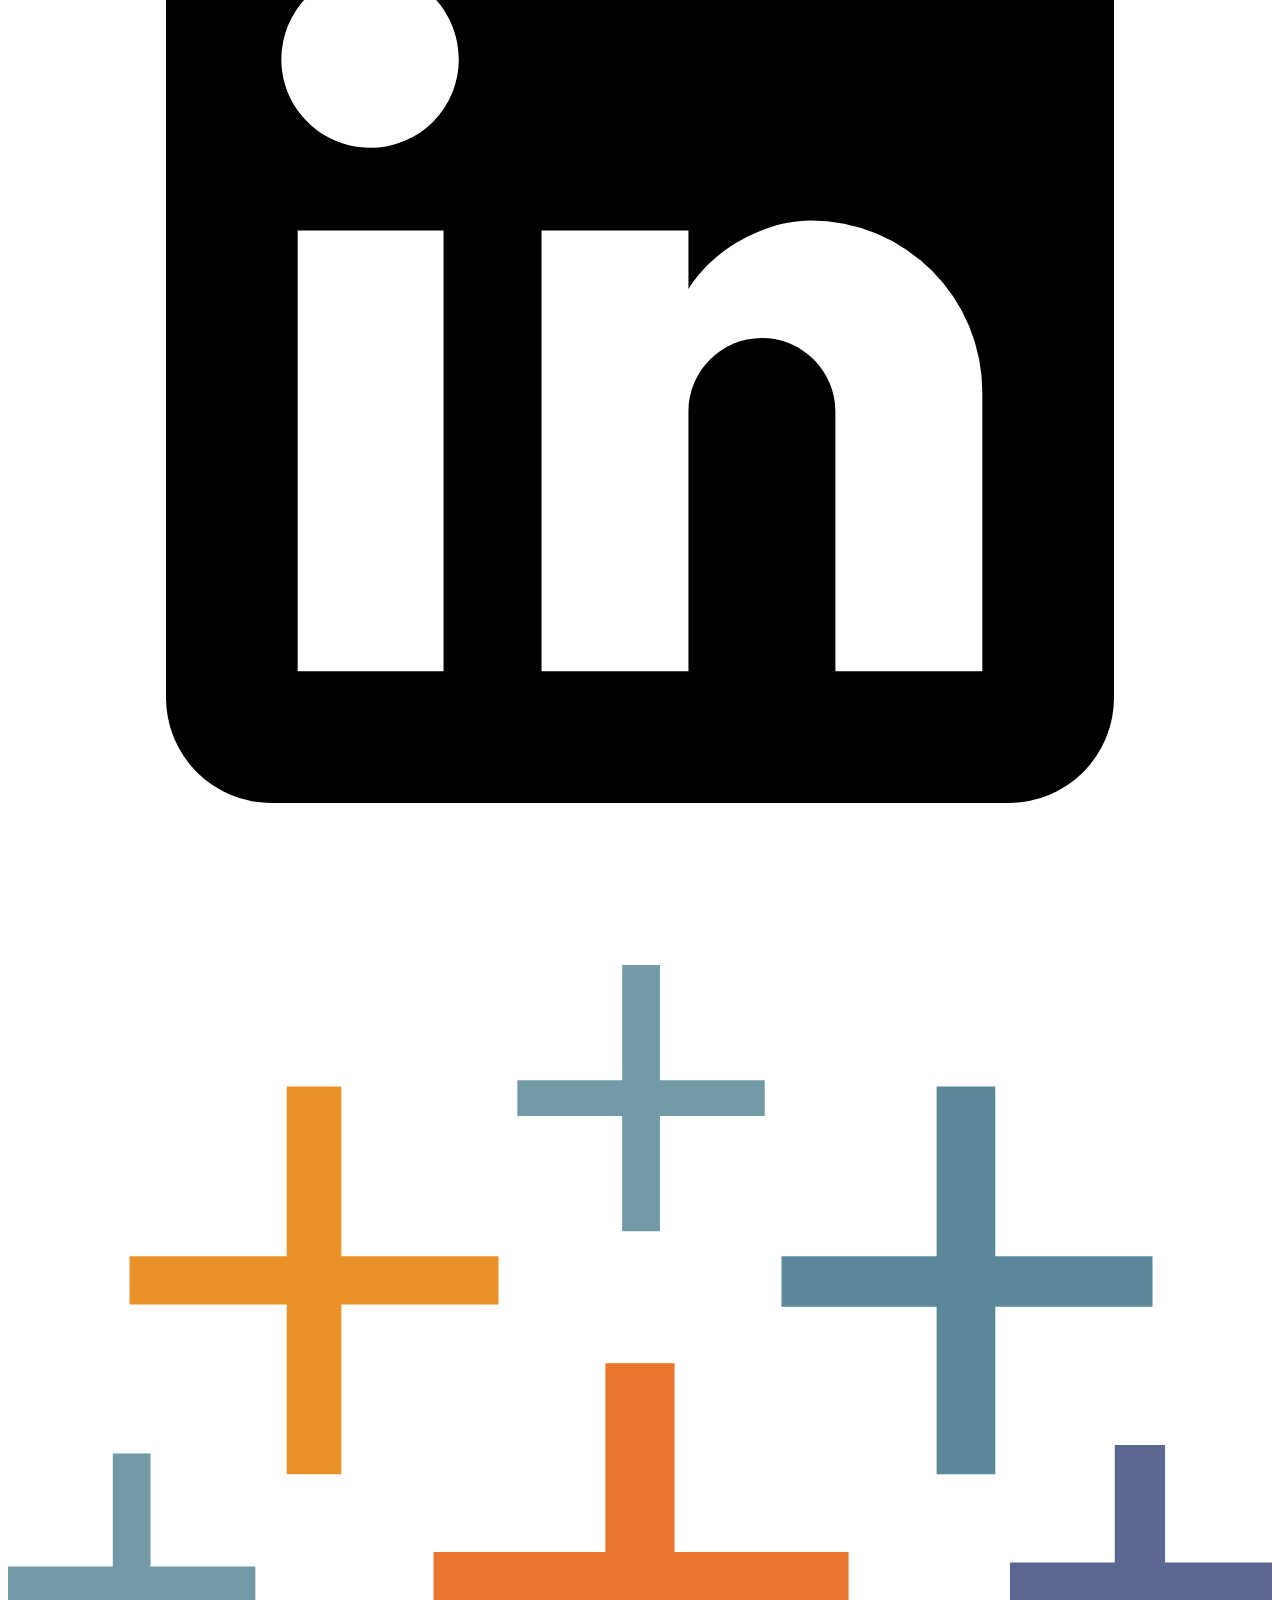
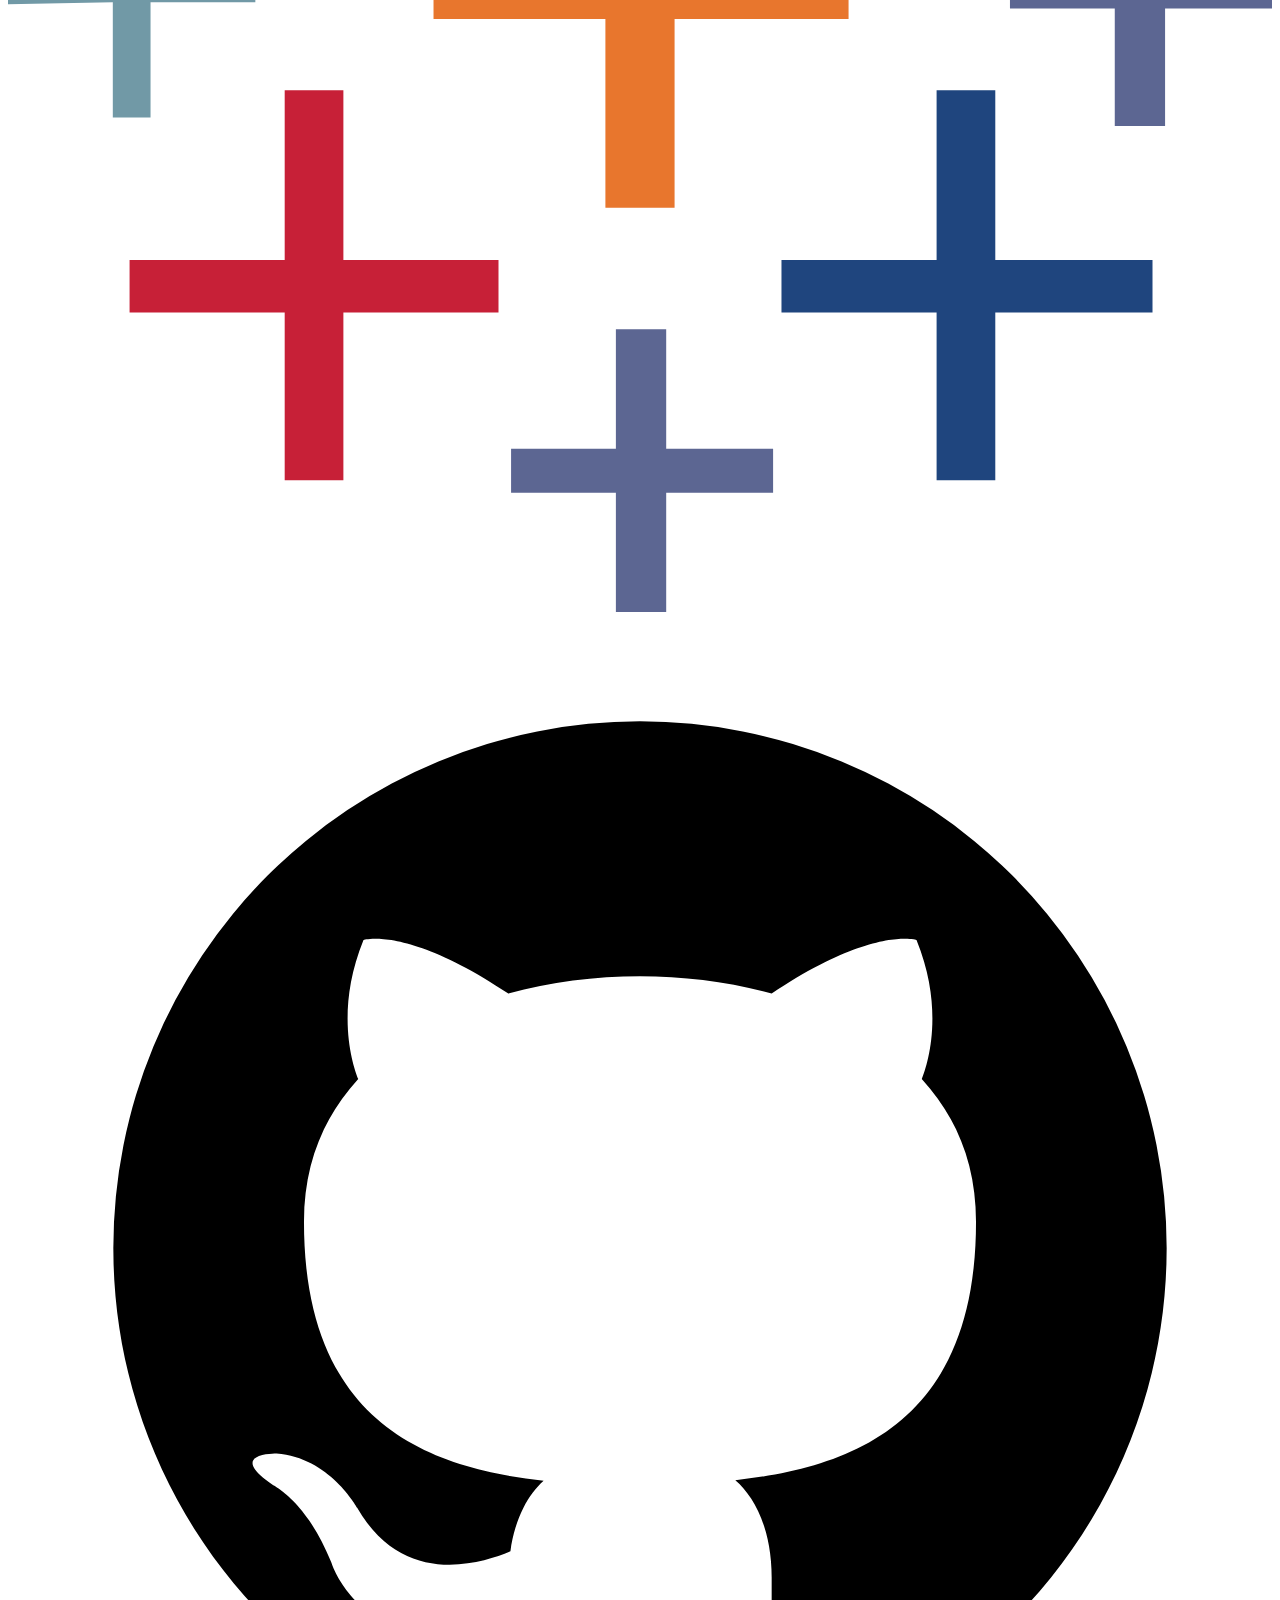
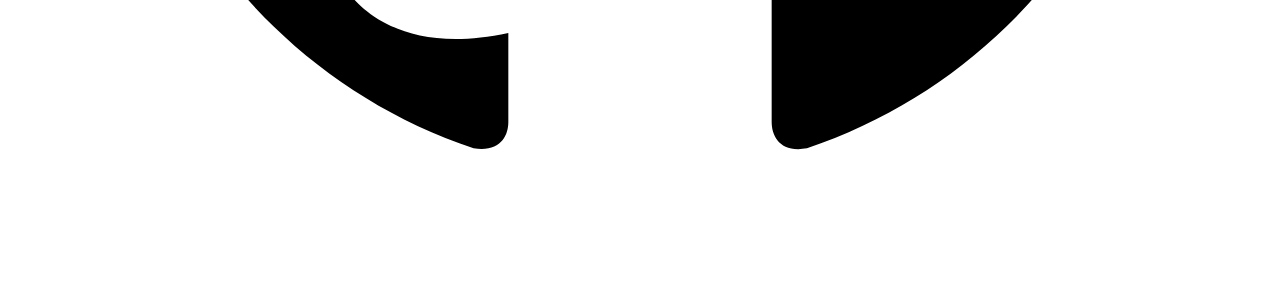
<file: pages/components/headeruser.html>
<!DOCTYPE html>
<html lang="en">

<head>
    <meta charset="UTF-8">
    <meta name="viewport" content="width=device-width, initial-scale=1.0">
    <title>Document</title>
</head>

<body>

    <header class="header-container ">
        <div class="bar-container">
            <!-- search bar -->
            <form class="search-form">
                <label for="search" class="icon-search">

                    <svg xmlns="http://www.w3.org/2000/svg" class="svg-image" viewBox="0 0 24 24">
                        <path
                            d="M9.5,3A6.5,6.5 0 0,1 16,9.5C16,11.11 15.41,12.59 14.44,13.73L14.71,14H15.5L20.5,19L19,20.5L14,15.5V14.71L13.73,14.44C12.59,15.41 11.11,16 9.5,16A6.5,6.5 0 0,1 3,9.5A6.5,6.5 0 0,1 9.5,3M9.5,5C7,5 5,7 5,9.5C5,12 7,14 9.5,14C12,14 14,12 14,9.5C14,7 12,5 9.5,5Z" />
                    </svg>
                </label>
                <input list="categories" type="search" name="search" id="search" class="search-bar"
                    placeholder="Search..." />
                <datalist id="categories">
                    <option value="Home">Home</option>
                    <option value="Profile">Profile</option>
                    <option value="Messages">Messages</option>
                    <option value="History">History</option>
                    <option value="Tasks">Tasks</option>
                    <option value="Communities">Communities</option>
                    <option value="Settings">Settings</option>
                    <option value="Support">Support</option>
                    <option value="Privacy">Privacy</option>
                </datalist>
            </form>
        </div>

        <div class="right-side-header">
            <!-- bell icon -->
            <div>

                <a href="https://www.linkedin.com/in/gerardo-hernandez-macoto-129364176/" target="_blank"
                    rel="noopener noreferrer">
                    <svg class="svg-image icon-bell" xmlns="http://www.w3.org/2000/svg" viewBox="0 0 24 24">
                        <path
                            d="M19 3A2 2 0 0 1 21 5V19A2 2 0 0 1 19 21H5A2 2 0 0 1 3 19V5A2 2 0 0 1 5 3H19M18.5 18.5V13.2A3.26 3.26 0 0 0 15.24 9.94C14.39 9.94 13.4 10.46 12.92 11.24V10.13H10.13V18.5H12.92V13.57C12.92 12.8 13.54 12.17 14.31 12.17A1.4 1.4 0 0 1 15.71 13.57V18.5H18.5M6.88 8.56A1.68 1.68 0 0 0 8.56 6.88C8.56 5.95 7.81 5.19 6.88 5.19A1.69 1.69 0 0 0 5.19 6.88C5.19 7.81 5.95 8.56 6.88 8.56M8.27 18.5V10.13H5.5V18.5H8.27Z" />
                    </svg>
                </a>
            </div>
            <!-- pfp -->
            <div>
                <a href="https://public.tableau.com/app/profile/gerardo.hernandez.macoto" target="_blank"
                    rel="noopener noreferrer">
                    <!-- height="2467" width="2500" -->
                    <svg class="svg-image icon-bell" xmlns="http://www.w3.org/2000/svg" viewBox="0 0 60.3 59.5">
                        <path d="M28.5 40.2h3.3v-9h8.3V28h-8.3v-9h-3.3v9h-8.2v3.2h8.2z" fill="#e8762d" />
                        <path d="M13.2 53.2H16v-8h7.4v-2.5H16v-8.1h-2.8v8.1H5.8v2.5h7.4z" fill="#c72037" />
                        <path d="M44.3 24.3h2.8v-8h7.5v-2.4h-7.5V5.8h-2.8v8.1h-7.4v2.4h7.4z" fill="#5b879b" />
                        <path d="M29 59.5h2.4v-5.7h5.1v-2.1h-5.1V46H29v5.7h-5v2.1h5z" fill="#5c6692" />
                        <path d="M13.3 24.3h2.6v-8.1h7.5v-2.3h-7.5V5.8h-2.6v8.1H5.8v2.3h7.5z" fill="#eb9129" />
                        <path d="M52.8 36.3h2.4v-5.6h5.1v-2.2h-5.1v-5.6h-2.4v5.6h-5v2.2h5z" fill="#5c6692" />
                        <path clip-rule="evenodd" d="M44.3 53.2h2.8v-8h7.5v-2.5h-7.5v-8.1h-2.8v8.1h-7.4v2.5h7.4z"
                            fill="#1f457e" fill-rule="evenodd" />
                        <path
                            d="M36.1 7.2V5.5h-5V0h-1.8v5.5h-5v1.7h5v5.5h1.8V7.2zM5 35.9h1.8v-5.5h5v-1.7h-5v-5.4H5v5.4H0v1.8l5-.1z"
                            fill="#7199a6" />
                    </svg>
                </a>
            </div>
            <div>
                <a href="https://github.com/gerardoh085" target="_blank" rel="noopener noreferrer">
                    <svg class="svg-image icon-bell" xmlns="http://www.w3.org/2000/svg" viewBox="0 0 24 24">
                        <path
                            d="M12,2A10,10 0 0,0 2,12C2,16.42 4.87,20.17 8.84,21.5C9.34,21.58 9.5,21.27 9.5,21C9.5,20.77 9.5,20.14 9.5,19.31C6.73,19.91 6.14,17.97 6.14,17.97C5.68,16.81 5.03,16.5 5.03,16.5C4.12,15.88 5.1,15.9 5.1,15.9C6.1,15.97 6.63,16.93 6.63,16.93C7.5,18.45 8.97,18 9.54,17.76C9.63,17.11 9.89,16.67 10.17,16.42C7.95,16.17 5.62,15.31 5.62,11.5C5.62,10.39 6,9.5 6.65,8.79C6.55,8.54 6.2,7.5 6.75,6.15C6.75,6.15 7.59,5.88 9.5,7.17C10.29,6.95 11.15,6.84 12,6.84C12.85,6.84 13.71,6.95 14.5,7.17C16.41,5.88 17.25,6.15 17.25,6.15C17.8,7.5 17.45,8.54 17.35,8.79C18,9.5 18.38,10.39 18.38,11.5C18.38,15.32 16.04,16.16 13.81,16.41C14.17,16.72 14.5,17.33 14.5,18.26C14.5,19.6 14.5,20.68 14.5,21C14.5,21.27 14.66,21.59 15.17,21.5C19.14,20.16 22,16.42 22,12A10,10 0 0,0 12,2Z" />
                    </svg>
                </a>
            </div>
        </div>
    </header>
    <!-- <div class="user-container ">
        <div class="user-header">

            <svg class="svg-image icon-bell" xmlns="http://www.w3.org/2000/svg" viewBox="0 0 24 24">
                <path
                    d="M6,4H18V5H21V7H18V9H21V11H18V13H21V15H18V17H21V19H18V20H6V19H3V17H6V15H3V13H6V11H3V9H6V7H3V5H6V4M11,15V18H12V15H11M13,15V18H14V15H13M15,15V18H16V15H15Z" />
            </svg>
        </div>
        <div class="user">

            <div class="username">Gerardo's Web Page!</div>
        </div>
        <div class="btn-list">
            <button class="btn">New</button>
            <button class="btn">Upload</button>
            <button class="btn">Share</button>
        </div>
    </div> -->


</body>

</html>
</file>
<file: style.css>
:root{
    --light-blue: #84C3D9;
    --nav-color: #2C3333;
    --light-green: #293F3F;

    --filled-green: #2E4F4F;

    --filled-white: #fff;

}

*{
    margin: 0;
    padding: 0;
    font-family: Roboto, Arial, Helvetica, sans-serif;
    letter-spacing: 1px;
    box-sizing: border-box;
}

.container{
    min-height: 100vh;
    min-height: 100dvh;

    /* 4 grid items */

    display: grid;
    grid-template-columns: auto 2fr;
    /* grid-template-rows: repeat(5,1fr); */
    grid-template-rows: min-content min-content 1fr ;
    
}



.navbar{
    min-height: 100vh;
    min-height: 100dvh;
    /* margin-right: 10px; */
    grid-column: span 1;
    grid-row: span 4;
    transition: width 0.3s ease-in-out;
    -webkit-transition: width 0.3s ease-in-out;
    -moz-transition: width 0.3s ease-in-out;
    -ms-transition: width 0.3s ease-in-out;
    -o-transition: width 0.3s ease-in-out;
    /* background-color: #294867; */
    background-color: var(--nav-color);
    /* color: #EDEFF2; */
}






.header-container,
.user-container,
.main-content {
    grid-column: 2/2;
}



/* navbar container section: */

.navbar{
    display: flex;
    flex-direction: column;
    padding: 10px;
    font-size: 1.2rem;
    width: 210px;
}

.navbar .title{
    display:flex;
    /*flex-wrap: nowrap;
    */margin-bottom: 20px;
    transition: all 0.5s ease;
    -webkit-transition: all 0.5s ease;
    -moz-transition: all 0.5s ease;
    -ms-transition: all 0.5s ease;
    -o-transition: all 0.5s ease;
}

.navbar .grid-item .active{
    grid-template-columns: auto;
}

.navbar .title svg, .navbar .title h2{
    cursor: pointer;
    margin-right: 10px;
    width: 30px;
}

.navbar.active .title svg{
    margin-right: 0px;
}

.navbar .main-links a, .navbar .support-links .support a{
    display: block;
    width: 100%;
    padding: 0 0 0.5em 1.25em;
}
.navbar .main-links li, .navbar .main-links a,.navbar .support-links li.support{
    display: flex;
    margin-bottom: 0.5em;
    align-items: center;
    list-style: none;
    text-decoration: none;
}

/* .main-links a{
    text-decoration: none;
    color: white;
    align-items: center;
} */

.navbar .support-links .support{
    margin-bottom: 15px;
}

.navbar .main-links svg,.navbar .support-links li.support svg{
    /* align-items: center; */
    width: 25px;
    margin-right: 12px;
}

.navbar.active .main-links svg,.navbar.active .support-links li.support svg{
    margin-right: 0px;
}

.support-links{
    margin-top: 2em;
}

.content-links, .support{
    font-size: 1.2rem;
}
.navbar .content-links a,.navbar .support-links li.support a{
    display: flex;
    align-items: center;
}


.svg-image{
    fill: var(--filled-white);
}

.navbar .title,.content-links a, .support-links li.support a, .navbar .main-links a{
    text-decoration: none;
    color: white;
    /* color: #EDEFF2; */
    /* color: var(--light-gray) !important; */
    transition: all 0.1s linear;
    -webkit-transition: all 0.1s linear;
    -moz-transition: all 0.1s linear;
    -ms-transition: all 0.1s linear;
    -o-transition: all 0.1s linear;
}

.navbar .title:hover,.content-links a:hover, .support-links .support:hover a, 
.content-links svg:hover, .support-links li.support:hover svg, .navbar .title:hover, .icon-bell:hover,.navbar .main-links a:hover{
    text-shadow: 2px 2px 4px #303030;
    filter: drop-shadow(2px 2px 4px rgba(255, 255, 255, 0.4));
    transform: scale(1.04);
    -webkit-transform: scale(1.04);
    -moz-transform: scale(1.04);
    -ms-transform: scale(1.04);
    -o-transform: scale(1.04);
    -webkit-filter: drop-shadow(2px 2px 4px rgba(255, 255, 255, 0.4));
}




.navbar.active{
    width: 60px;
}
.navbar.active .title h2{
    opacity: 0;
    display: none;
}
.navbar.active{
    display: flex;
    /* align-items: center; */
}
.navbar.active .text{
    display:none;
}
.navbar.active {
    display: flex;
    align-items: center;
}
.navbar.active .main-links svg, .navbar.active .support-links li.support svg{
    width: 1.5em;
    /* margin-left: -20px; */
}
.navbar.active .main-links a, .navbar.active .support-links .support a{
    padding: 0;
}



/* header container section: */
   

.header-container{

    display: flex;
    
    flex-wrap: wrap;
    
    
    background-color: var(--filled-green);
    
}

.bar-container{
    flex:0.97;
    display: flex;
    align-items: center;
    margin-right: 30px;
    border-radius: 25px;
    -webkit-border-radius: 25px;
    -moz-border-radius: 25px;
    -ms-border-radius: 25px;
    -o-border-radius: 25px;

}
.bar-container, .right-side-header{
    padding: 1em;
}

.search-form{
    
    border: 1px solid black;
    background-color: #293F3F;
    margin-left: 10px;
    padding: 5px 20px 5px 10px;
    border-radius: 25px;
    
    display: flex;
    align-items: center;
    flex: 1;
    
    -webkit-border-radius: 25px;
    -moz-border-radius: 25px;
    -ms-border-radius: 25px;
    -o-border-radius: 25px;
}
.icon-search{
    display: flex;
    width:1.5rem;

    cursor: pointer;
}

.search-bar{
    background-color: #293F3F;
    color: #fff;
    border: none;
    flex: 1;
    border-radius: 15px;
    font-size: 1em;
    height: 2em;
    
    padding: 2px 5px 2px 10px;
    -webkit-border-radius: 15px;
    -moz-border-radius: 15px;
    -ms-border-radius: 15px;
    -o-border-radius: 15px;
    -webkit-border-radius: 15px;
}

.search-bar:focus{
    outline: none ;
    border: 1px var(--light-blue) dotted !important;
}


.right-side-header{
    display: flex;
    align-items: center;
    
    gap:2rem;
    margin-right: 10px;
    color: white;
}
.right-side-header~div{
    display: flex;
    justify-content: space-evenly;
    align-items: center;
}

.icon-bell{
    width: 2.5rem;
    cursor: pointer;
    transform-origin:center;
    transition: transform 0.3s;
    -webkit-transition: transform 0.3s;
    -moz-transition: transform 0.3s;
    -ms-transition: transform 0.3s;
    -o-transition: transform 0.3s;
}

.icon-bell:hover{
    transform: rotate(360deg) scale(1.2);
    -webkit-transform: rotate(360deg) scale(1.2);
    -moz-transform: rotate(360deg) scale(1.2);
    -ms-transform: rotate(360deg) scale(1.2);
    -o-transform: rotate(360deg) scale(1.2);
    fill: #00bbf0;
}

.user-container{
    display: flex;
    flex-wrap: wrap;
    align-items: center;
    padding-bottom: 5px;
    padding-top: 5px;
    background-color: var(--filled-green);
    color: #fff;
}
.user-header{
    margin-right: 15px;
    margin-left: 15px;
}
.user{
    flex: 0.95;
}

.user .username{
    font-weight: 700;
    font-size: 1.5rem;
}

.btn-list{
    display: flex;
    flex-wrap: wrap;
    gap:10px;
}

.btn-list .btn{
    border: none;
    background-color: #294867;
    color: #ffffff;
    flex: 0 0 auto;
    margin-top: 5px;

    font-size: 0.8rem;
    font-weight: 600;
    
    padding: 8px 16px 8px 16px;
    border-radius: 15px;
    -webkit-border-radius: 15px;
    -moz-border-radius: 15px;
    -ms-border-radius: 15px;
    -o-border-radius: 15px;
    transition: background-color 0.8s ease;
    -webkit-transition: background-color 0.8s ease;
    -moz-transition: background-color 0.8s ease;
    -ms-transition: background-color 0.8s ease;
    -o-transition: background-color 0.8s ease;
    cursor: pointer;
}

.btn-list .btn:hover{
    background-color: #00bbf0;
    color: #fff;
}

.header-img{
    object-fit: cover;
    border-radius:50%;
    width:35px;
    height:35px;
    -webkit-border-radius:50%;
    -moz-border-radius:50%;
    -ms-border-radius:50%;
    -o-border-radius:50%;
}


/* main content */


.main-content{
    display: grid;
    grid-template-columns: 3fr 1fr;
    gap: 20px;
    background-color: var(--light-green);
    color: #f0f0f0;
    padding: 1em;

}



@media (max-width: 700px) {
    

    .navbar{
        position: sticky;
        top: 0;
        list-style: none;
        color: white;
        text-decoration: none;
    }

    .header-container{
        /* display: flex;
        padding: 20px; */
        /* display: grid; */
        /* padding-left: 1em; */
        /* gap: 10px; */
        display: flex;
        justify-content: center;
        align-items: center;
    }

    .bar-container{
        /* display: flex; */
        /* justify-content: center;
        justify-content: center; */
        /* padding: 0.5em 0 1em 1em; */
        /* display: flex;
        justify-content: center;
        align-items: center; */
        
        /* flex-direction: column; */
        /* border: 3px dotted white; */
    }
    
    .right-side-header{
        padding-top: 10px;
        justify-content: center;
        align-items: center;
        flex-wrap: wrap;
    }

    .user-container{
        display: flex;
        flex-direction: column;
        justify-content: center;
        align-items: center;
        gap: 20px;
    }
    .user{
        display: flex;
        flex-direction: column;
        /* align-items: center; */
        text-align: center;
    }
    .btn-list{
        margin-bottom: 10px;
    }

}

.main-content :is(h3){
    padding-bottom: 0.7em;
    padding-left: 0.5em;
    font-size: 1.4rem;
}




.project-boxes{
    display: grid;
    grid-template-columns: repeat(2, 1fr);
    gap: 20px;
}
.project-items p{
    letter-spacing: 1px;
}

.project-items{
    position: relative;

    padding-left: 0.5em;
    /* text-align: center; */
    background-color: var(--filled-green);

    border-radius: 1em;
    -webkit-border-radius: 1em;
    -moz-border-radius: 1em;
    -ms-border-radius: 1em;
    -o-border-radius: 1em;

    box-shadow: inset 0.5em 0 0 var(--nav-color), 0.2em 0.2em 0.2em rgba(0,0,0,0.3);
    
    display: flex;
    flex-direction: column;
    /* justify-content: stretch;
    align-items: stretch; */
    
    padding: 0.6em 1em 1em 2em;

    transition: all 0.5s ease;
    -webkit-transition: all 0.5s ease;
    -moz-transition: all 0.5s ease;
    -ms-transition: all 0.5s ease;
    -o-transition: all 0.5s ease;
}
.project-items:hover{
    box-shadow: 2px 2px 4px rgba(0, 0, 0, 1);
    box-shadow: inset 0.5em 0 0 var(--nav-color), 0.2em 0.2em 0.2em rgba(0,0,0,0.3);
    transform: scale(1.02);
    -webkit-transform: scale(1.02);
    -moz-transform: scale(1.02);
    -ms-transform: scale(1.02);
    -o-transform: scale(1.02);
}
/* .project-images{
    width: 40px;
    object-fit:contain;
    height: auto ; */

    /* max-width: 600px; */
/* } */

.github-link{
    position: absolute;
    bottom: 0.75em;
    right: 0.75em;
    margin-top: 0.75em;
    margin-right: 0.75em;
    text-align: end;
    /* justify-content: flex-end; */
    /* padding: 1em 0 0em 0; */
}

.image-container{
    display: flex;
    flex-direction: column;
    /* text-align: center; */
    /* display: flex;
    justify-content: center;
    align-items: center;
    flex-direction: column; */
}
.image-container p{
    /* width: 50ch; */
    text-align: center;
    margin-bottom: 3.5em;
}
/* .image-container a{
    justify-content: flex-start;
} */

.display-image{
    text-align: center;
}

.project-images{
    margin-top: 20px;
    /* max-width: 100%;
    height: auto; */
    width: 100%;
    max-height: 300px;
    /* height: auto; */
    
    object-fit:fill;
    /* object-fit: contain; */
    /*max-height: 100%;
    *//*padding-right: 10px;
    */border-radius: 10px;
    margin-bottom: 1em;
    -webkit-border-radius: 10px;
    -moz-border-radius: 10px;
    -ms-border-radius: 10px;
    -o-border-radius: 10px;
}

.project-items h4{
    font-size: 1.35rem;
}



.project-container h3, .update-container h3 {
    /* padding: 0.5em 0.5em 0.5em 0; */
}

.project-items{
    /* height: 325px; */
}

@media screen and (max-width: 850px){
    .main-content{
        grid-template-columns: 1fr;
        /* display: flex;
        flex-direction: column; */
        /* width: 50%; */
    }
    
    .project-boxes{
        grid-template-columns: 1fr;
        margin-top: 0.6em;
    }
    .project-container h3{
        text-align: center;
    }
    .footer{
        text-align: center;
    }

    /* .project-boxes{

    } */
    
    /* .project-images{
        width: 100%;
        height: auto;
        object-fit: cover;
    } */
    
}


.trending-container{
    padding-top: 1em;
    display: flex;
    /* justify-content: center; */
    flex-direction: column;
    /* padding-bottom: ; */
    /* margin-bottom: 30px; */
}
.trending-boxes{
    border-radius: 1em;
    -webkit-border-radius: 1em;
    -moz-border-radius: 1em;
    -ms-border-radius: 1em;
    -o-border-radius: 1em;
    padding-top: 0.5em;
    box-shadow: 0.2em 0.2em 0.2em rgba(0,0,0,0.3);
}
.trending-items{
    padding: 0.5em 1em 0.5em 1em;
    font-size: 0.9rem;
    /* text-align: center; */
    
}

.trending-boxes .trending-items p {
    border-bottom: 1px solid #ccc;
    padding-bottom: 0.75em;
}

.trending-boxes .trending-items:last-child p {
    /* padding-bottom: 0.8rem; */
    border-bottom: none;

}


/* updates */
.updates{
    /* border: 3px dotted white; */
    display: flex;
    flex-direction: column;
    gap: 10px;
    /* grid-template-rows: repeat(auto-fit, minmax(100px, 0.2fr)); */
}

.update-container{
    
    display: flex;
    flex-direction: column;
    /* border:4px dotted pink; */
}
.announcements-boxes{

    box-shadow: 0.2em 0.2em 0.2em rgba(0,0,0,0.3);
    border-radius: 1em;
    /* justify-content: center; */
}

.update-items{
    padding: 1em 1em 0em 1em;
    
    font-size: 0.9rem;

}

.update-items{
    /* padding-bottom: 0.8rem; */
}

.announcements-boxes .update-items p{
    border-bottom: 1px solid #ccc;
    padding-bottom: 0.8rem;
    /* margin-bottom: 0.3rem 0 0.6rem; */
}
.update-items h4{
    padding-bottom: 0.45em;
}

.announcements-boxes .update-items:last-child p {
    border-bottom: none;
}
/* --------------------------------- */
.update-container h3, .trending-container h3{
    text-align: center;
}

.announcements-boxes,.trending-boxes{
    background-color: var(--filled-green);
}

.footer{
    text-align: center;
    font-size: 1.1rem;
    background-color: var(--light-green);
    display: flex;
    flex-direction: column;
    align-items: center;
    justify-content: center;
    flex-wrap: wrap;
    color: white;
    padding: 4em 0 1em 0;
    letter-spacing: 1px;
}

.footer a{
    color: white;
    text-decoration: none;
    cursor: pointer;
    color: #00bbf0;
    transition: filter 0.3s ease;
    -webkit-transition: filter 0.3s ease;
    -moz-transition: filter 0.3s ease;
    -ms-transition: filter 0.3s ease;
    -o-transition: filter 0.3s ease;
}
.footer a:hover{
    filter: brightness(85%);
    -webkit-filter: brightness(85%);
}

.footer ul{
    display: flex;
    gap: 30px;
}

.footer li{
    list-style: none;
}
.networks{
    display: flex;
    flex-direction: row;
    padding-top: 1em;
}
</file>
<file: pages/styles/about.css>
:root{
    --light-blue: #84C3D9;
    --nav-color: #2C3333;
    --light-green: #293F3F;

    --filled-green: #2E4F4F;

    --filled-white: #fff;

}

*{
    list-style: none;
    margin: 0;
    padding: 0;
    box-sizing: border-box;
    font-family: Roboto, Arial, Helvetica, sans-serif;
    letter-spacing: 1px;
}

.about-content{
    background-color: var(--light-green);
    padding: 2em;
    color: white;
    letter-spacing: 1px;
    line-height: 1.5;

    /* border: 5px dotted orange; */
    /* border: 5px solid orange !important; */
}


.intro{
    display: flex;
    flex-direction: column;
    align-items: center;
    /* justify-self: unset; */
    justify-content: center;
    text-align: center;

    background-color: var(--filled-green);
    min-width: 50%;
    /* width: 90ch; */
    /* width: 900px; */
    margin: auto;
    border: 2px solid white;
    padding: 1.5em 4em 1.5em 4em;
    
    
}

.container{
    display: grid;
    height: 100%;
    min-height: 100vh !important;
    min-height: 100vdh !important;

    background-color: var(--filled-green);

    grid-template-columns: 1fr 2fr;
    grid-template-rows: 1fr 1fr 1fr 1fr;
}
#navbar{
    text-decoration: none;
    grid-row: 1/5;
    height: 100%;
    background-color: var(--nav-color);
}
#user{
    background-color: var(--filled-green);
    grid-column: 2/3;
    grid-row: 2/3;
}
#header{
    background-color: var(--filled-green);
    grid-row: 1/2;
}



/* robotics content */


#footer{

    max-height: 100%;
    /* grid-column: 2/2;
    grid-row: 4/4; */
    /* grid-column: 2/2; */
    /* grid-row: 1/3; */
    /* grid-row: 1; */
    /* grid-row: 3/4; */
    background-color: var(--light-green);
}

@media screen and (max-width: 568px){
    .intro{
        text-align: left;
        align-items:flex-start;
        justify-content:baseline;

    }
}
</file>
<file: pages/styles/uc.css>
#construction{
    background-color: var(--light-green);
    padding: 2em;
    color: white;
    letter-spacing: 1px;
    line-height: 1.5;   
    text-align: center;
}
.largeImg{
    width: 50%;
}
#desc{
    font-size: 3rem;
}
</file>
